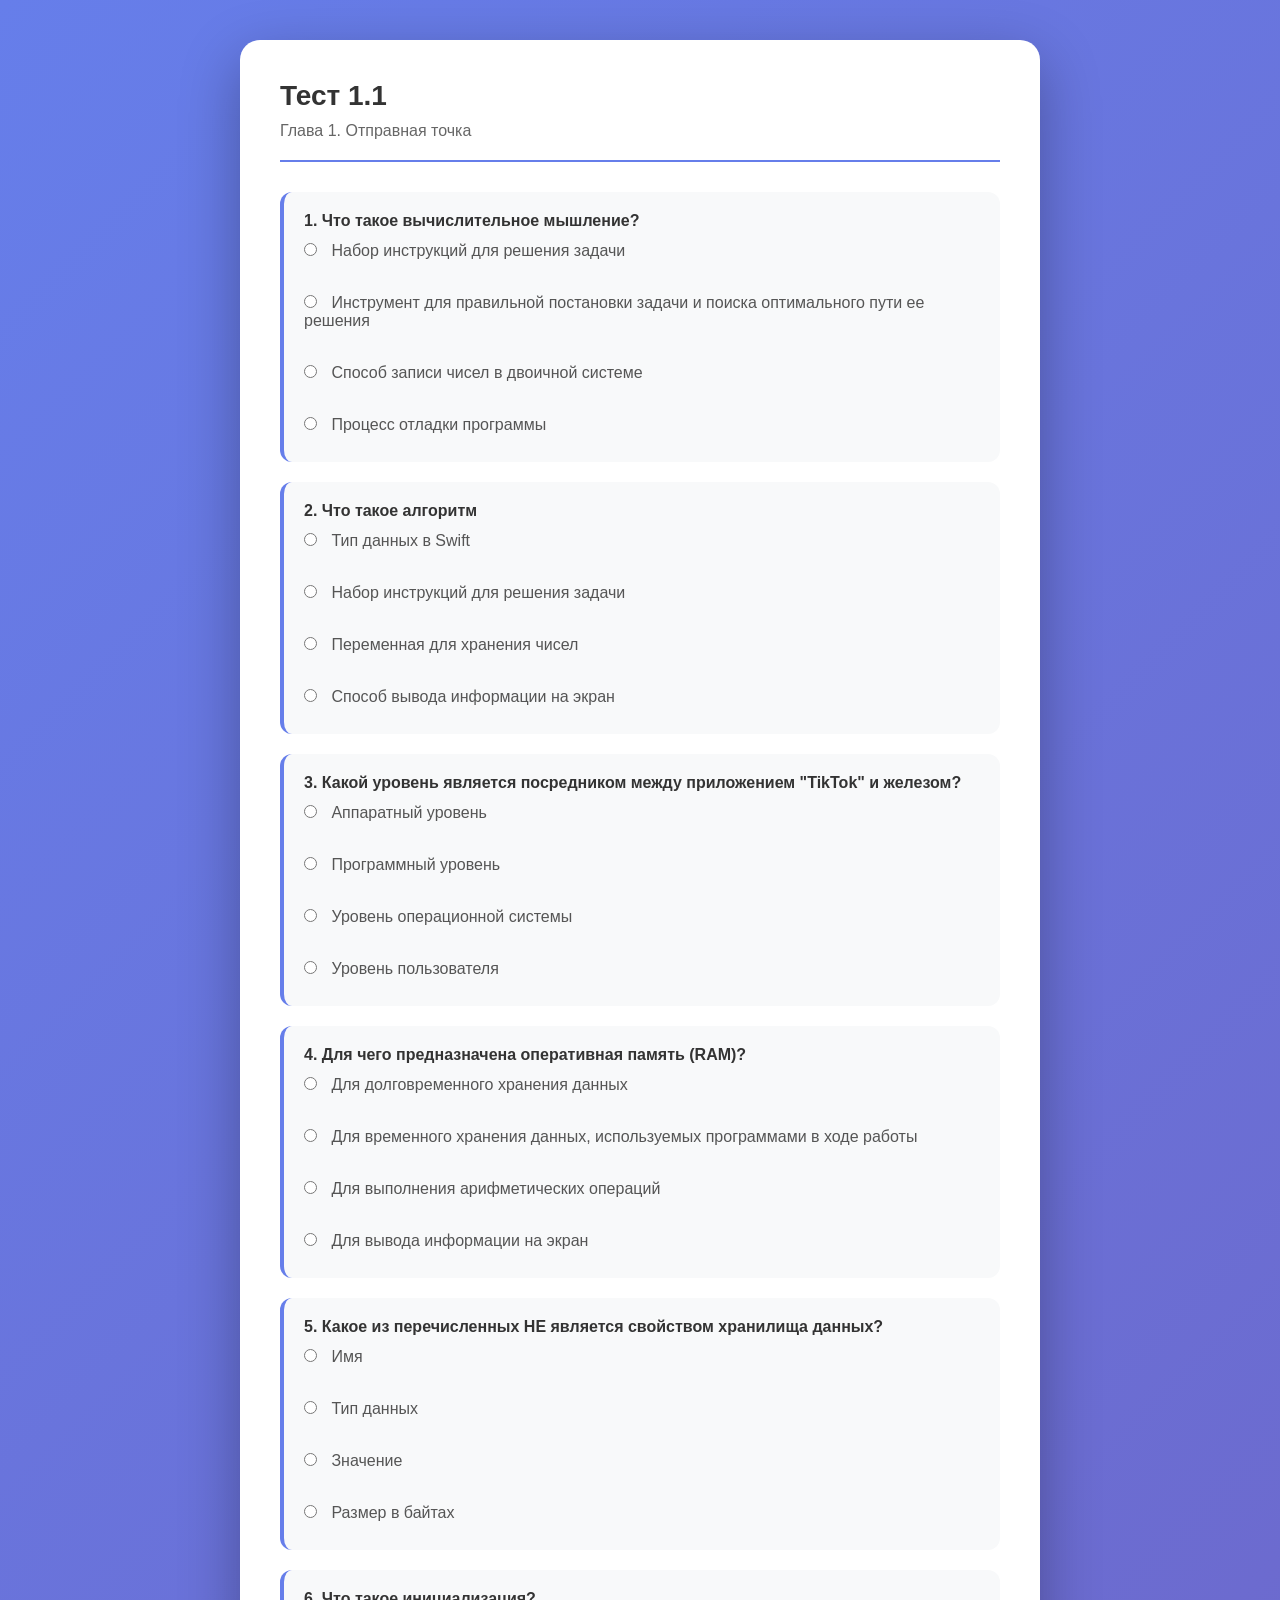
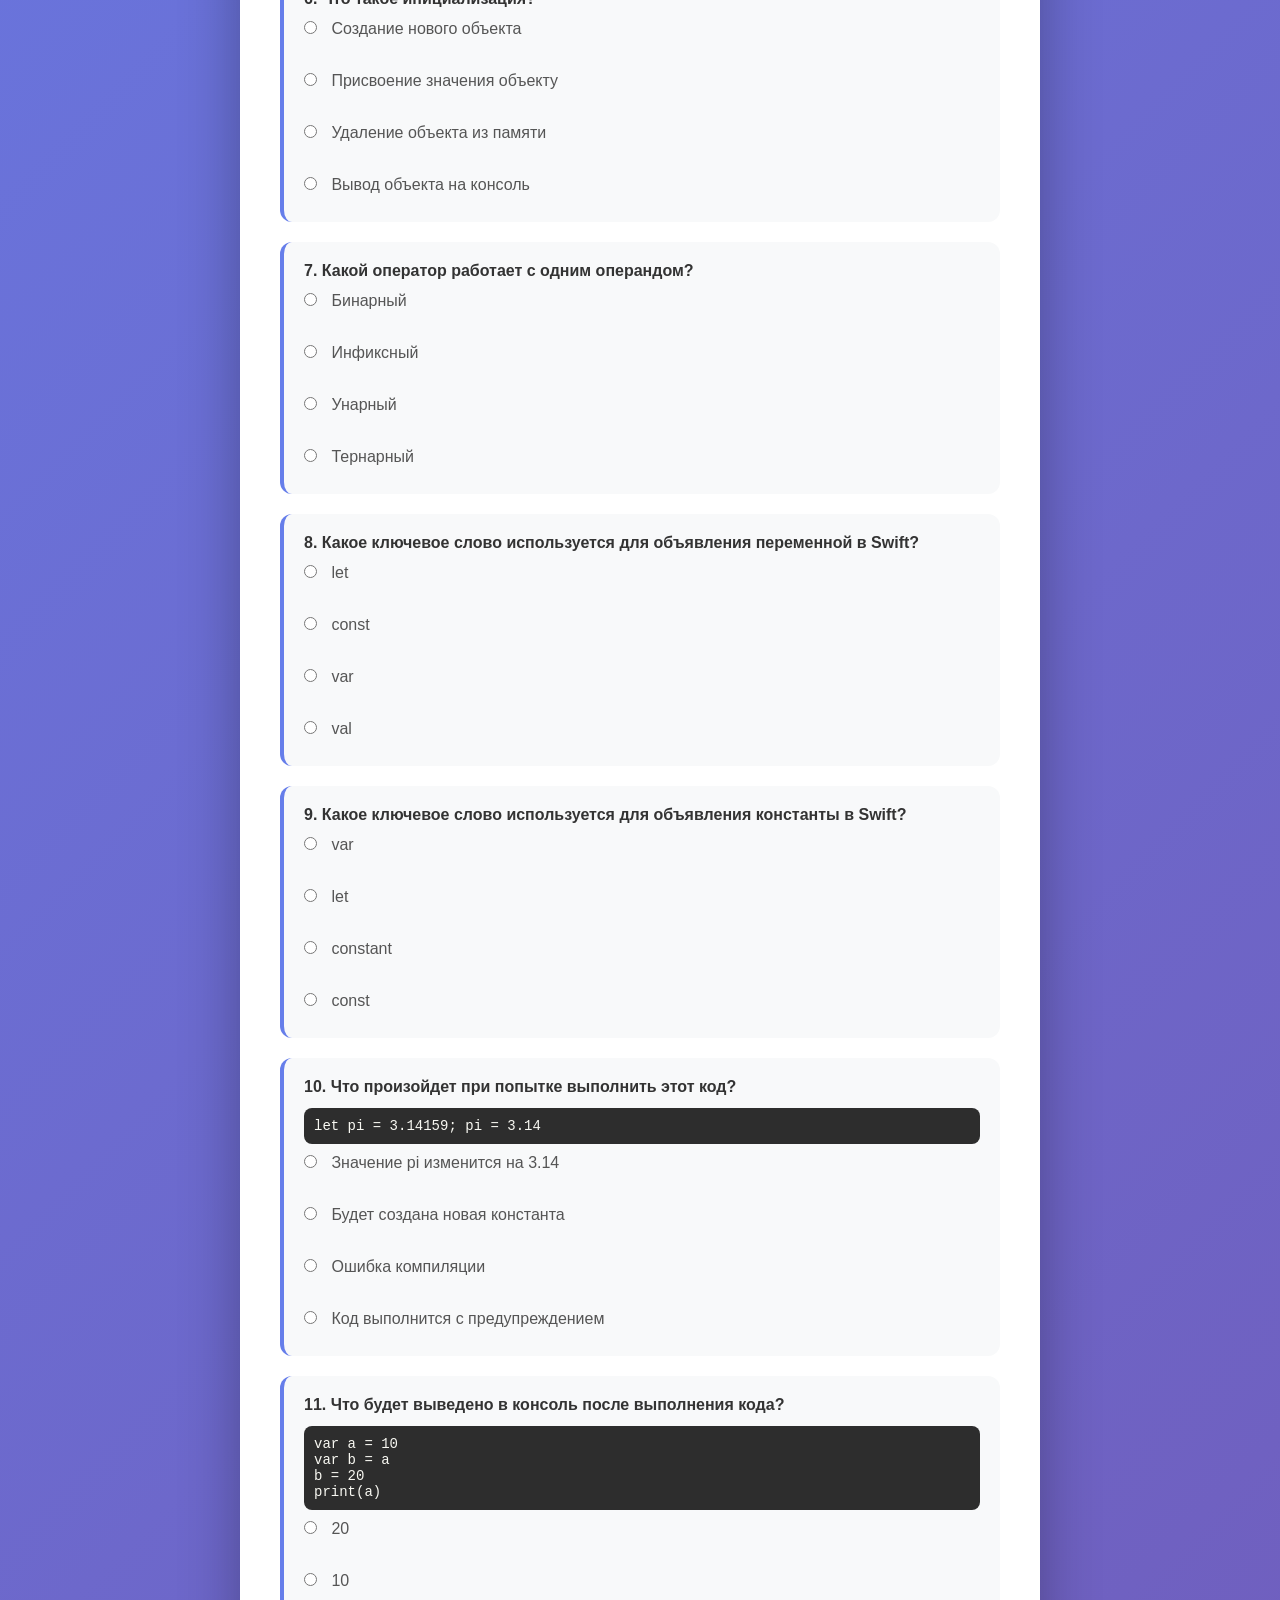
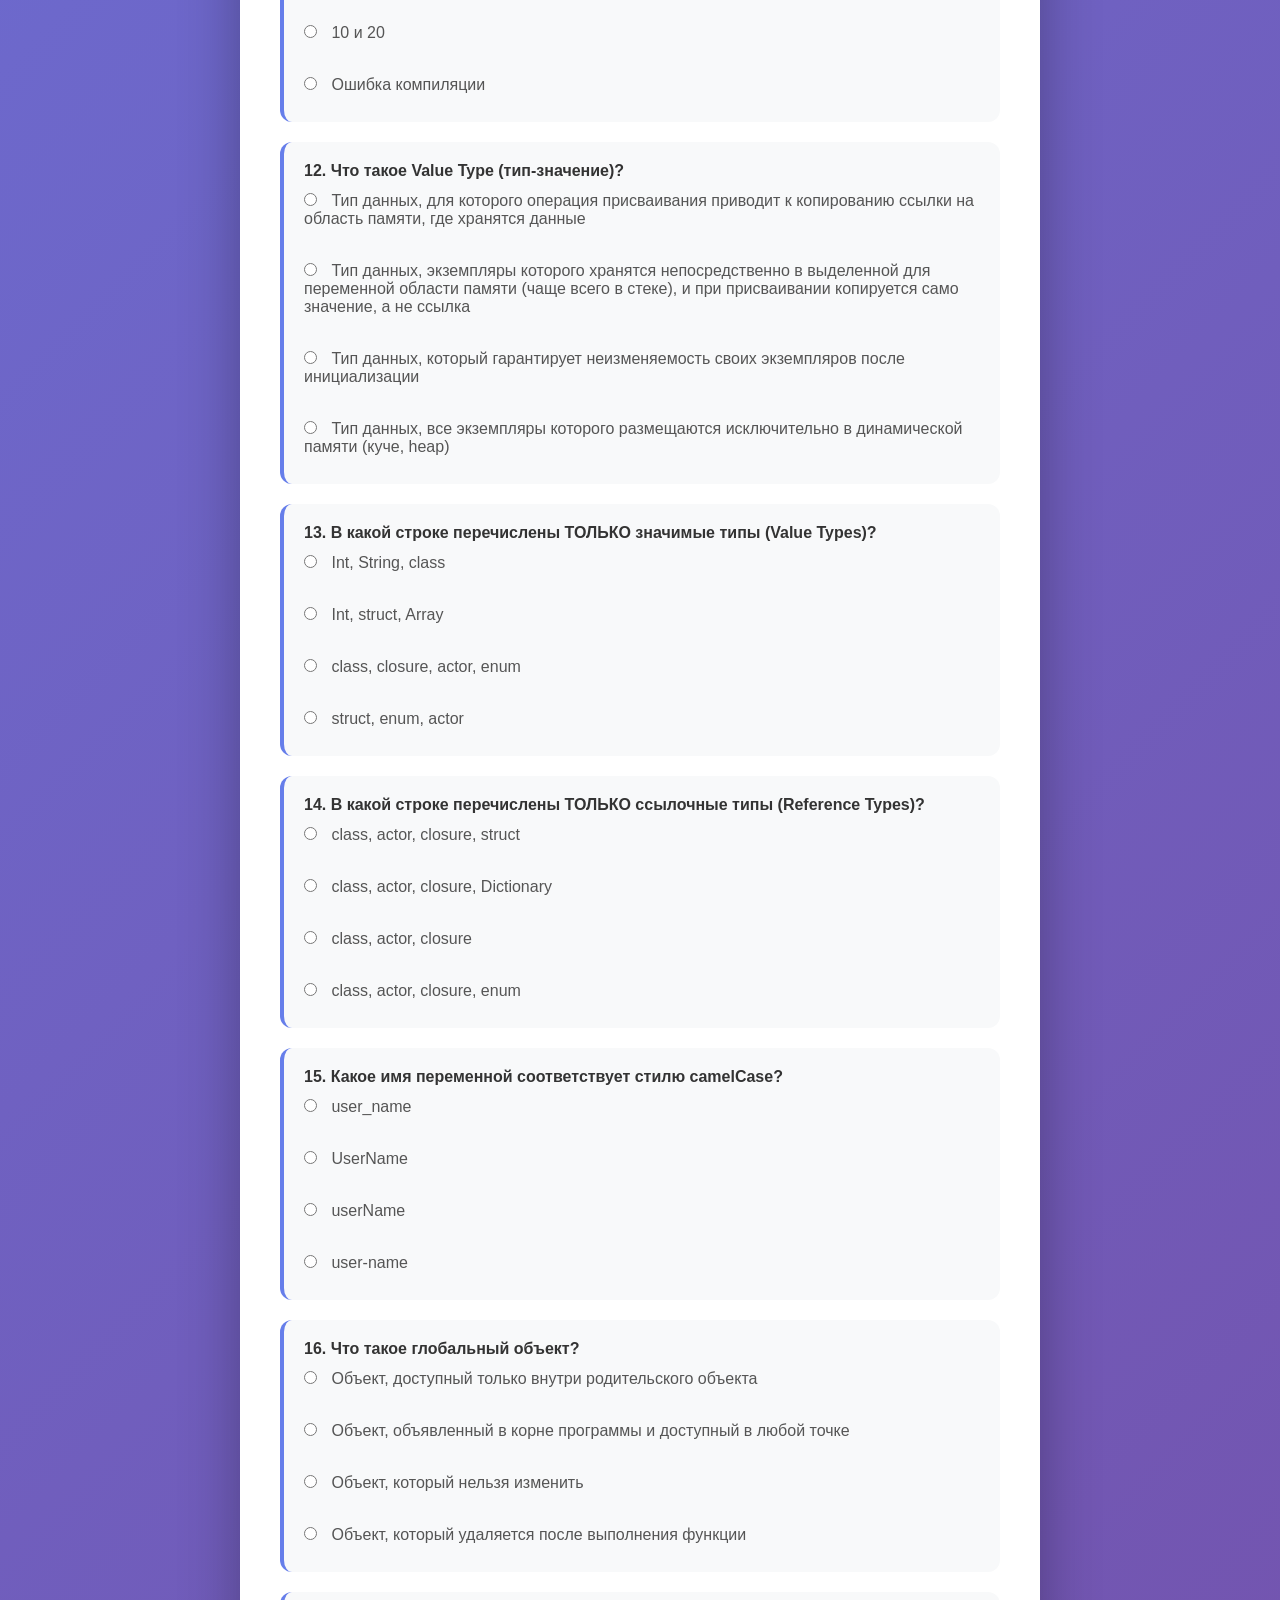
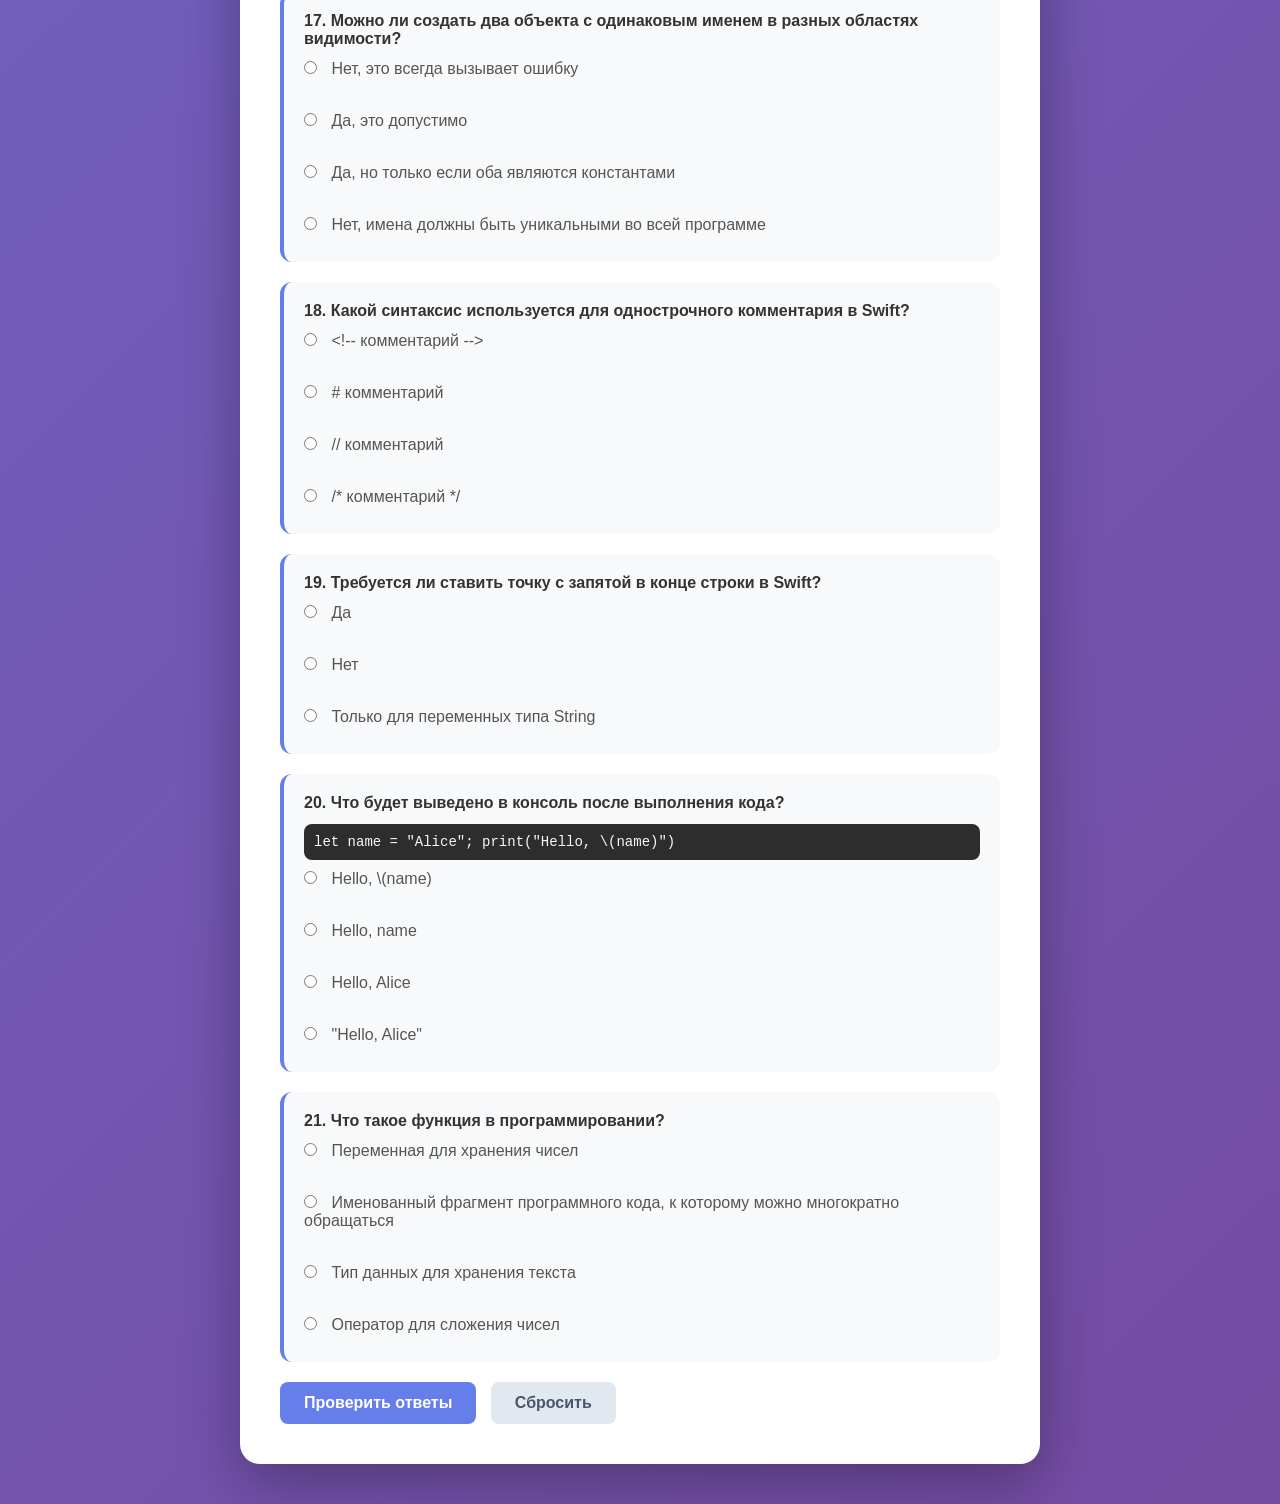
<file: swift/part-01/chapter-01/quiz/index.html>
<!DOCTYPE html>
<html lang="ru">
<head>
    <meta charset="UTF-8">
    <meta name="viewport" content="width=device-width, initial-scale=1.0">
    <title>Тест: Swift. Глава 1</title>
    <link rel="stylesheet" href="style.css">
</head>
<body>
    <div class="container">
        <h1>Тест 1.1</h1>
        <p class="subtitle">Глава 1. Отправная точка</p>
        
        <form id="quizForm">
            <!-- Вопрос 1 -->
            <div class="question">
                <p><strong>1. Что такое вычислительное мышление?</strong></p>
                <label><input type="radio" name="q1" value="0"> Набор инструкций для решения задачи</label><br>
                <label><input type="radio" name="q1" value="1"> Инструмент для правильной постановки задачи и поиска оптимального пути ее решения</label><br>
                <label><input type="radio" name="q1" value="0"> Способ записи чисел в двоичной системе</label><br>
                <label><input type="radio" name="q1" value="0"> Процесс отладки программы</label>
            </div>

            <!-- Вопрос 2 -->
            <div class="question">
                <p><strong>2. Что такое алгоритм </strong></p>
                <label><input type="radio" name="q2" value="0"> Тип данных в Swift</label><br>
                <label><input type="radio" name="q2" value="1"> Набор инструкций для решения задачи</label><br>
                <label><input type="radio" name="q2" value="0"> Переменная для хранения чисел</label><br>
                <label><input type="radio" name="q2" value="0"> Способ вывода информации на экран</label>
            </div>

            <!-- Вопрос 3 -->
            <div class="question">
                <p><strong>3. Какой уровень является посредником между приложением "TikTok" и железом?</strong></p>
                <label><input type="radio" name="q3" value="0"> Аппаратный уровень</label><br>
                <label><input type="radio" name="q3" value="0"> Программный уровень</label><br>
                <label><input type="radio" name="q3" value="1"> Уровень операционной системы</label><br>
                <label><input type="radio" name="q3" value="0"> Уровень пользователя</label>
            </div>
            
            <!-- Вопрос 4 -->
            <div class="question">
                <p><strong>4. Для чего предназначена оперативная память (RAM)?</strong></p>
                <label><input type="radio" name="q4" value="0"> Для долговременного хранения данных</label><br>
                <label><input type="radio" name="q4" value="1"> Для временного хранения данных, используемых программами в ходе работы</label><br>
                <label><input type="radio" name="q4" value="0"> Для выполнения арифметических операций</label><br>
                <label><input type="radio" name="q4" value="0"> Для вывода информации на экран</label>
            </div>

            <!-- Вопрос 5 -->
            <div class="question">
                <p><strong>5. Какое из перечисленных НЕ является свойством хранилища данных?</strong></p>
                <label><input type="radio" name="q5" value="0"> Имя</label><br>
                <label><input type="radio" name="q5" value="0"> Тип данных</label><br>
                <label><input type="radio" name="q5" value="0"> Значение</label><br>
                <label><input type="radio" name="q5" value="1"> Размер в байтах</label>
            </div>

            <!-- Вопрос 6 -->
            <div class="question">
                <p><strong>6. Что такое инициализация?</strong></p>
                <label><input type="radio" name="q6" value="0"> Создание нового объекта</label><br>
                <label><input type="radio" name="q6" value="1"> Присвоение значения объекту</label><br>
                <label><input type="radio" name="q6" value="0"> Удаление объекта из памяти</label><br>
                <label><input type="radio" name="q6" value="0"> Вывод объекта на консоль</label>
            </div>

            <!-- Вопрос 7 -->
            <div class="question">
                <p><strong>7. Какой оператор работает с одним операндом?</strong></p>
                <label><input type="radio" name="q7" value="0"> Бинарный</label><br>
                <label><input type="radio" name="q7" value="0"> Инфиксный</label><br>
                <label><input type="radio" name="q7" value="1"> Унарный</label><br>
                <label><input type="radio" name="q7" value="0"> Тернарный</label>
            </div>

            <!-- Вопрос 8 -->
            <div class="question">
                <p><strong>8. Какое ключевое слово используется для объявления переменной в Swift?</strong></p>
                <label><input type="radio" name="q8" value="0"> let</label><br>
                <label><input type="radio" name="q8" value="0"> const</label><br>
                <label><input type="radio" name="q8" value="1"> var</label><br>
                <label><input type="radio" name="q8" value="0"> val</label>
            </div>

            <!-- Вопрос 9 -->
            <div class="question">
                <p><strong>9. Какое ключевое слово используется для объявления константы в Swift?</strong></p>
                <label><input type="radio" name="q9" value="0"> var</label><br>
                <label><input type="radio" name="q9" value="1"> let</label><br>
                <label><input type="radio" name="q9" value="0"> constant</label><br>
                <label><input type="radio" name="q9" value="0"> const</label>
            </div>

            <!-- Вопрос 10 -->
            <div class="question">
                <p><strong>10. Что произойдет при попытке выполнить этот код?</strong></p>
                <pre>let pi = 3.14159; pi = 3.14</pre>
                <label><input type="radio" name="q10" value="0"> Значение pi изменится на 3.14</label><br>
                <label><input type="radio" name="q10" value="0"> Будет создана новая константа</label><br>
                <label><input type="radio" name="q10" value="1"> Ошибка компиляции</label><br>
                <label><input type="radio" name="q10" value="0"> Код выполнится с предупреждением</label>
            </div>

            <!-- Вопрос 11 -->
            <div class="question">
                <p><strong>11. Что будет выведено в консоль после выполнения кода?</strong></p>
                <pre>var a = 10
var b = a
b = 20
print(a)</pre>
                <label><input type="radio" name="q11" value="0"> 20</label><br>
                <label><input type="radio" name="q11" value="1"> 10</label><br>
                <label><input type="radio" name="q11" value="0"> 10 и 20</label><br>
                <label><input type="radio" name="q11" value="0"> Ошибка компиляции</label>
            </div>

            <!-- Вопрос 12 -->
            <div class="question">
                <p><strong>12. Что такое Value Type (тип-значение)?</strong></p>
                <label><input type="radio" name="q12" value="0"> Тип данных, для которого операция присваивания приводит к копированию ссылки на область памяти, где хранятся данные</label><br>
                <label><input type="radio" name="q12" value="1"> Тип данных, экземпляры которого хранятся непосредственно в выделенной для переменной области памяти (чаще всего в стеке), и при присваивании копируется само значение, а не ссылка</label><br>
                <label><input type="radio" name="q12" value="0"> Тип данных, который гарантирует неизменяемость своих экземпляров после инициализации</label><br>
                <label><input type="radio" name="q12" value="0"> Тип данных, все экземпляры которого размещаются исключительно в динамической памяти (куче, heap)</label>
            </div>

            <!-- Вопрос 13 -->
            <div class="question">
                <p><strong>13. В какой строке перечислены ТОЛЬКО значимые типы (Value Types)?</strong></p>
                <label><input type="radio" name="q13" value="0"> Int, String, class</label><br>
                <label><input type="radio" name="q13" value="1"> Int, struct, Array</label><br>
                <label><input type="radio" name="q13" value="0"> class, closure, actor, enum</label><br>
                <label><input type="radio" name="q13" value="0"> struct, enum, actor</label>
            </div>

            <!-- Вопрос 14 -->
            <div class="question">
                <p><strong>14. В какой строке перечислены ТОЛЬКО ссылочные типы (Reference Types)?</strong></p>
                <label><input type="radio" name="q14" value="0"> class, actor, closure, struct</label><br>
                <label><input type="radio" name="q14" value="0"> class, actor, closure, Dictionary</label><br>
                <label><input type="radio" name="q14" value="1"> class, actor, closure</label><br>
                <label><input type="radio" name="q14" value="0"> class, actor, closure, enum</label>
            </div>

            <!-- Вопрос 15 -->
            <div class="question">
                <p><strong>15. Какое имя переменной соответствует стилю camelCase?</strong></p>
                <label><input type="radio" name="q15" value="0"> user_name</label><br>
                <label><input type="radio" name="q15" value="0"> UserName</label><br>
                <label><input type="radio" name="q15" value="1"> userName</label><br>
                <label><input type="radio" name="q15" value="0"> user-name</label>
            </div>

            <!-- Вопрос 16 -->
            <div class="question">
                <p><strong>16. Что такое глобальный объект?</strong></p>
                <label><input type="radio" name="q16" value="0"> Объект, доступный только внутри родительского объекта</label><br>
                <label><input type="radio" name="q16" value="1"> Объект, объявленный в корне программы и доступный в любой точке</label><br>
                <label><input type="radio" name="q16" value="0"> Объект, который нельзя изменить</label><br>
                <label><input type="radio" name="q16" value="0"> Объект, который удаляется после выполнения функции</label>
            </div>

            <!-- Вопрос 17 -->
            <div class="question">
                <p><strong>17. Можно ли создать два объекта с одинаковым именем в разных областях видимости?</strong></p>
                <label><input type="radio" name="q17" value="0"> Нет, это всегда вызывает ошибку</label><br>
                <label><input type="radio" name="q17" value="1"> Да, это допустимо</label><br>
                <label><input type="radio" name="q17" value="0"> Да, но только если оба являются константами</label><br>
                <label><input type="radio" name="q17" value="0"> Нет, имена должны быть уникальными во всей программе</label>
            </div>

            <!-- Вопрос 18 -->
            <div class="question">
                <p><strong>18. Какой синтаксис используется для однострочного комментария в Swift?</strong></p>
                <label><input type="radio" name="q18" value="0"> &lt;!-- комментарий --&gt;</label><br>
                <label><input type="radio" name="q18" value="0"> # комментарий</label><br>
                <label><input type="radio" name="q18" value="1"> // комментарий</label><br>
                <label><input type="radio" name="q18" value="0"> /* комментарий */</label>
            </div>

            <!-- Вопрос 19 -->
            <div class="question">
                <p><strong>19. Требуется ли ставить точку с запятой в конце строки в Swift?</strong></p>
                <label><input type="radio" name="q19" value="0"> Да</label><br>
                <label><input type="radio" name="q19" value="1"> Нет</label><br>
                <label><input type="radio" name="q19" value="0"> Только для переменных типа String</label>
            </div>

            <!-- Вопрос 20 -->
            <div class="question">
                <p><strong>20. Что будет выведено в консоль после выполнения кода?</strong></p>
                <pre>let name = "Alice"; print("Hello, \(name)")</pre>
                <label><input type="radio" name="q20" value="0"> Hello, \(name)</label><br>
                <label><input type="radio" name="q20" value="0"> Hello, name</label><br>
                <label><input type="radio" name="q20" value="1"> Hello, Alice</label><br>
                <label><input type="radio" name="q20" value="0"> "Hello, Alice"</label>
            </div>

            <!-- Вопрос 21 -->
            <div class="question">
                <p><strong>21. Что такое функция в программировании?</strong></p>
                <label><input type="radio" name="q21" value="0"> Переменная для хранения чисел</label><br>
                <label><input type="radio" name="q21" value="1"> Именованный фрагмент программного кода, к которому можно многократно обращаться</label><br>
                <label><input type="radio" name="q21" value="0"> Тип данных для хранения текста</label><br>
                <label><input type="radio" name="q21" value="0"> Оператор для сложения чисел</label>
            </div>

            <button type="button" class="btn" onclick="checkAnswers()">Проверить ответы</button>
            <button type="reset" class="btn reset" onclick="clearResult()">Сбросить</button>
        </form>
        
        <div id="result"></div>
    </div>
    
    <script src="script.js"></script>
</body>
</html>
</file>
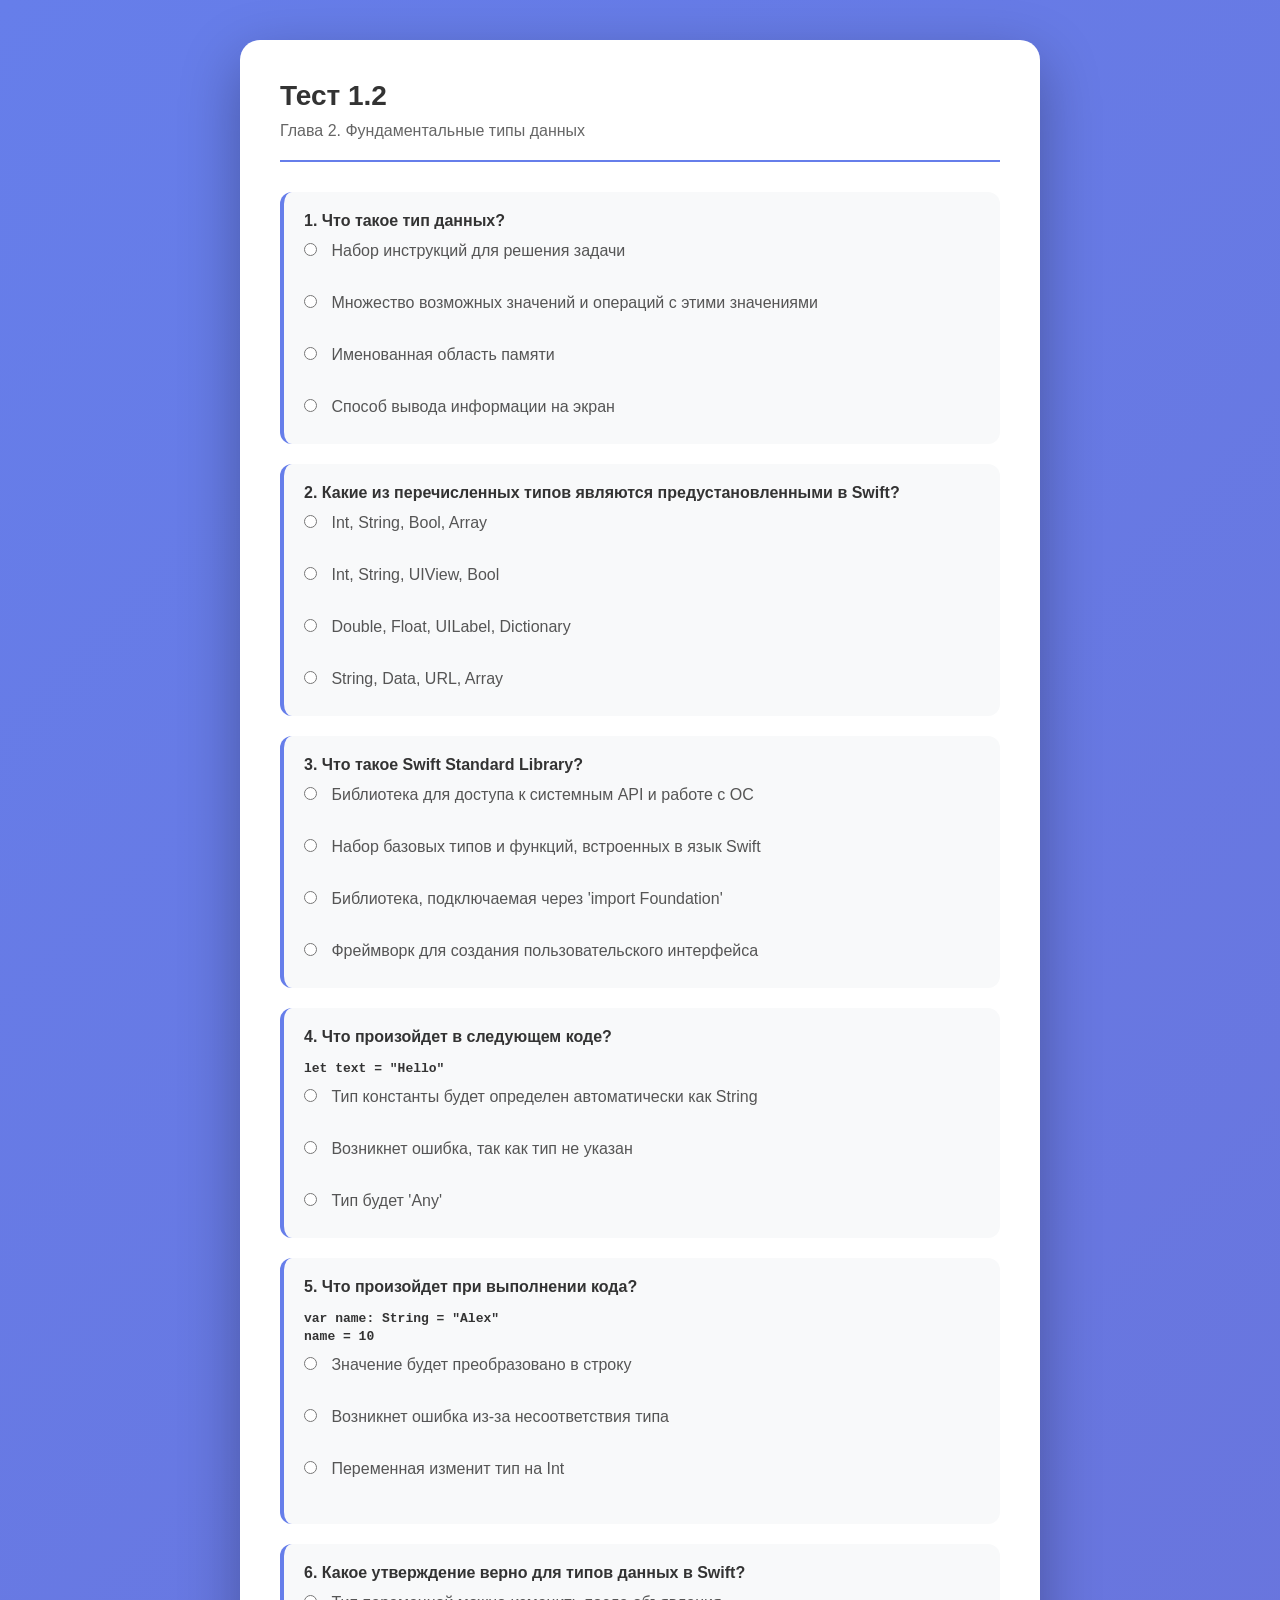
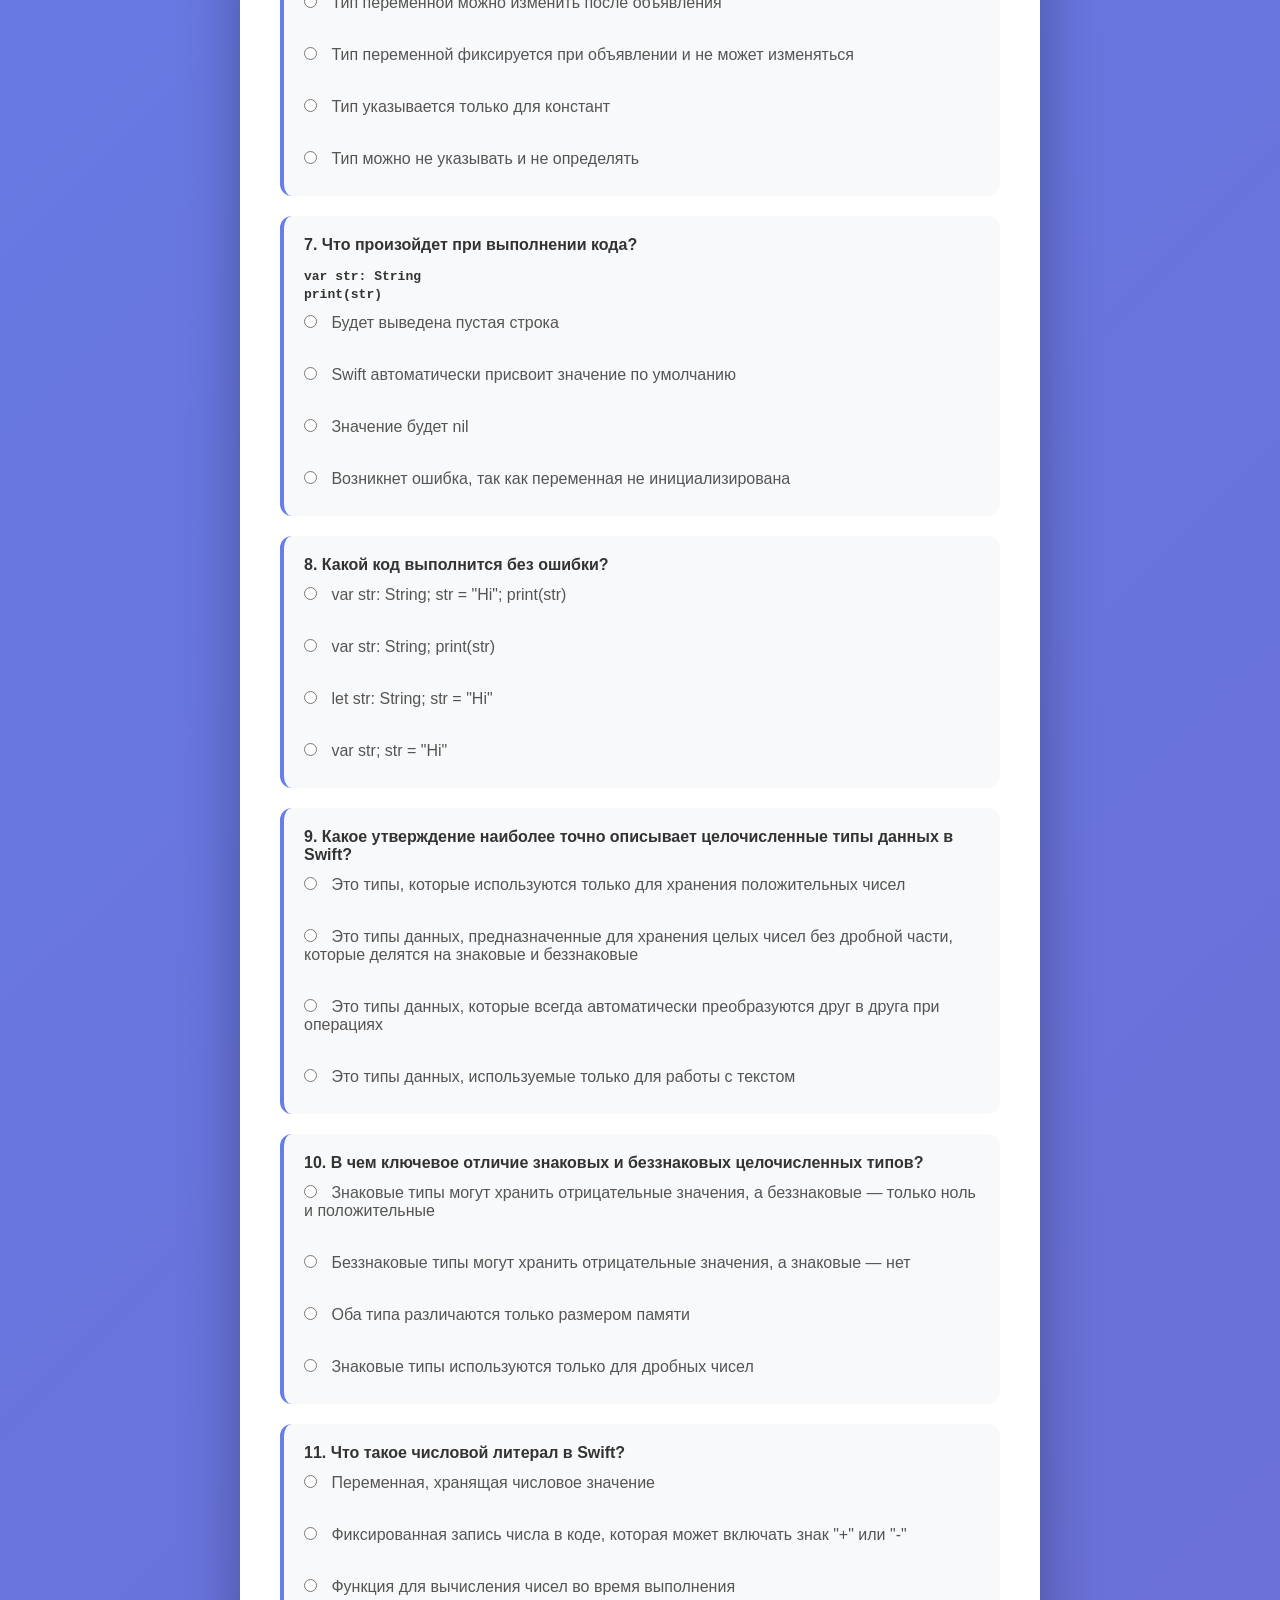
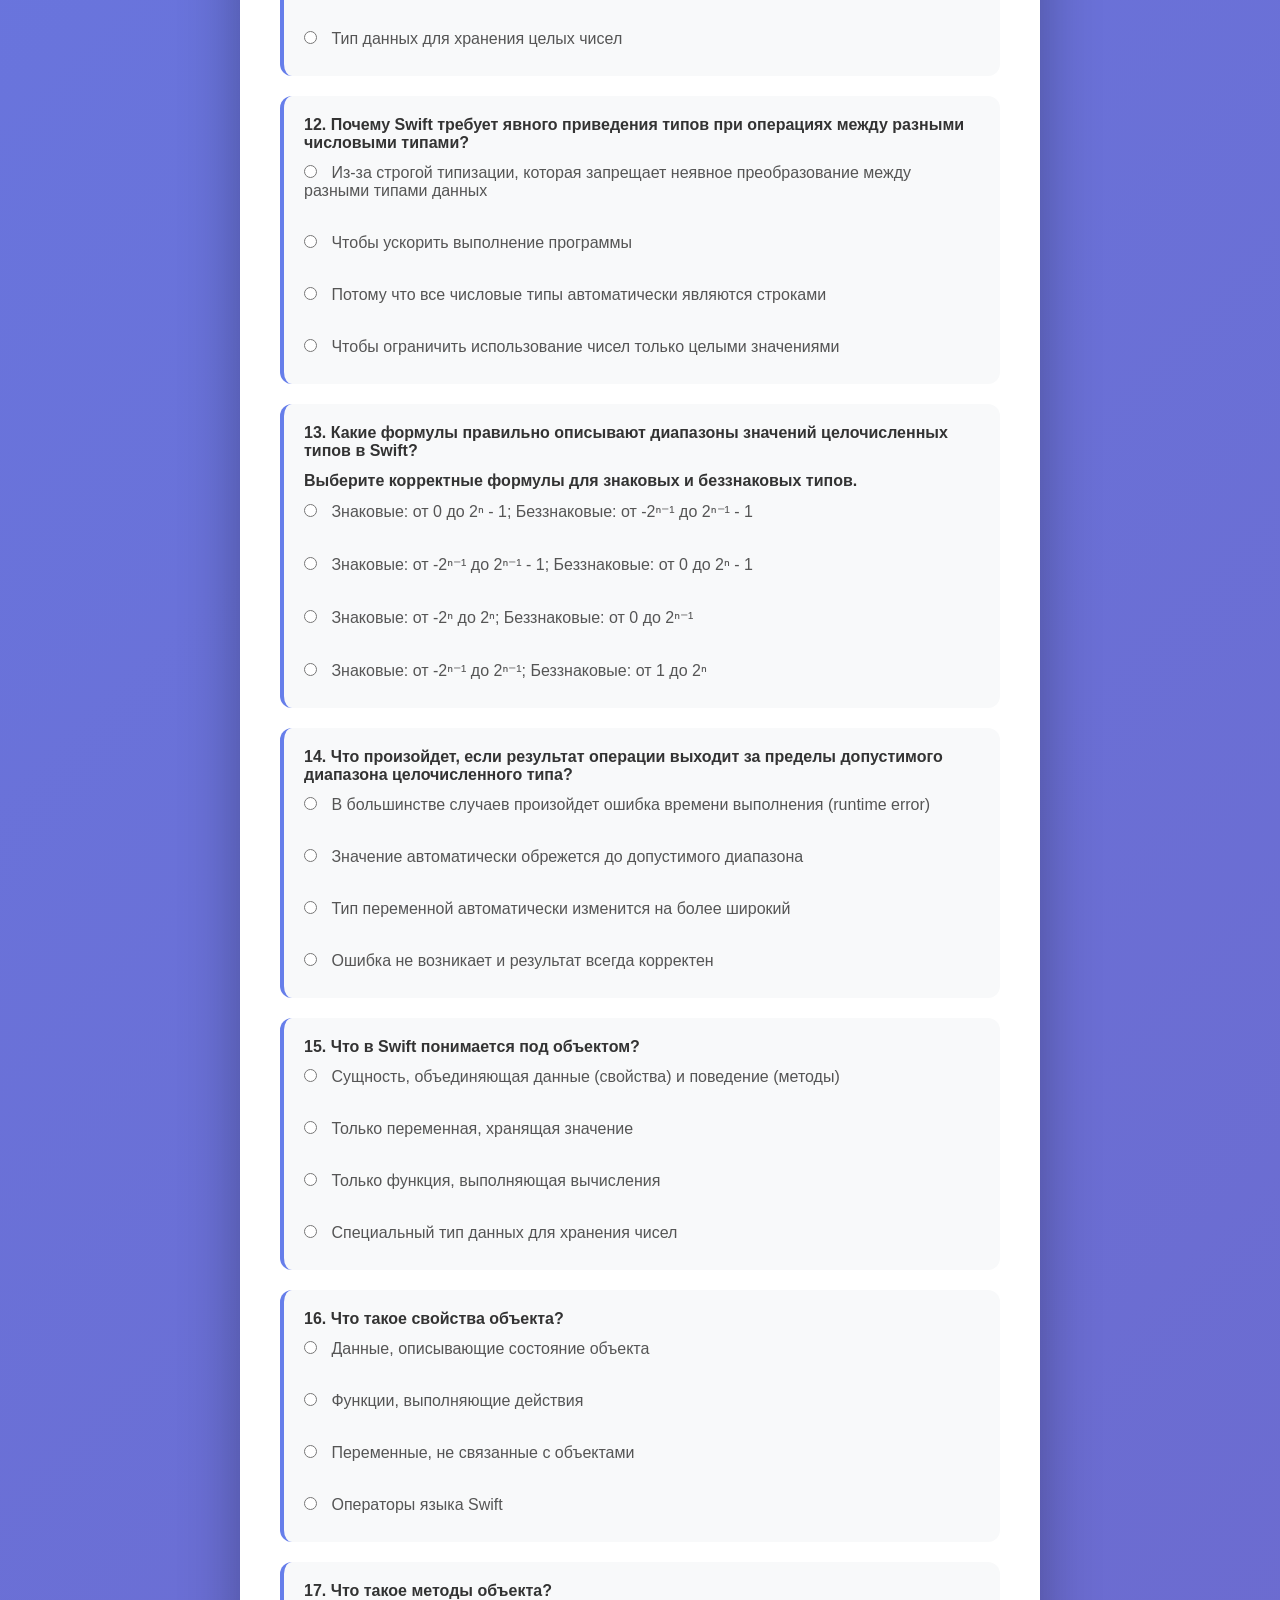
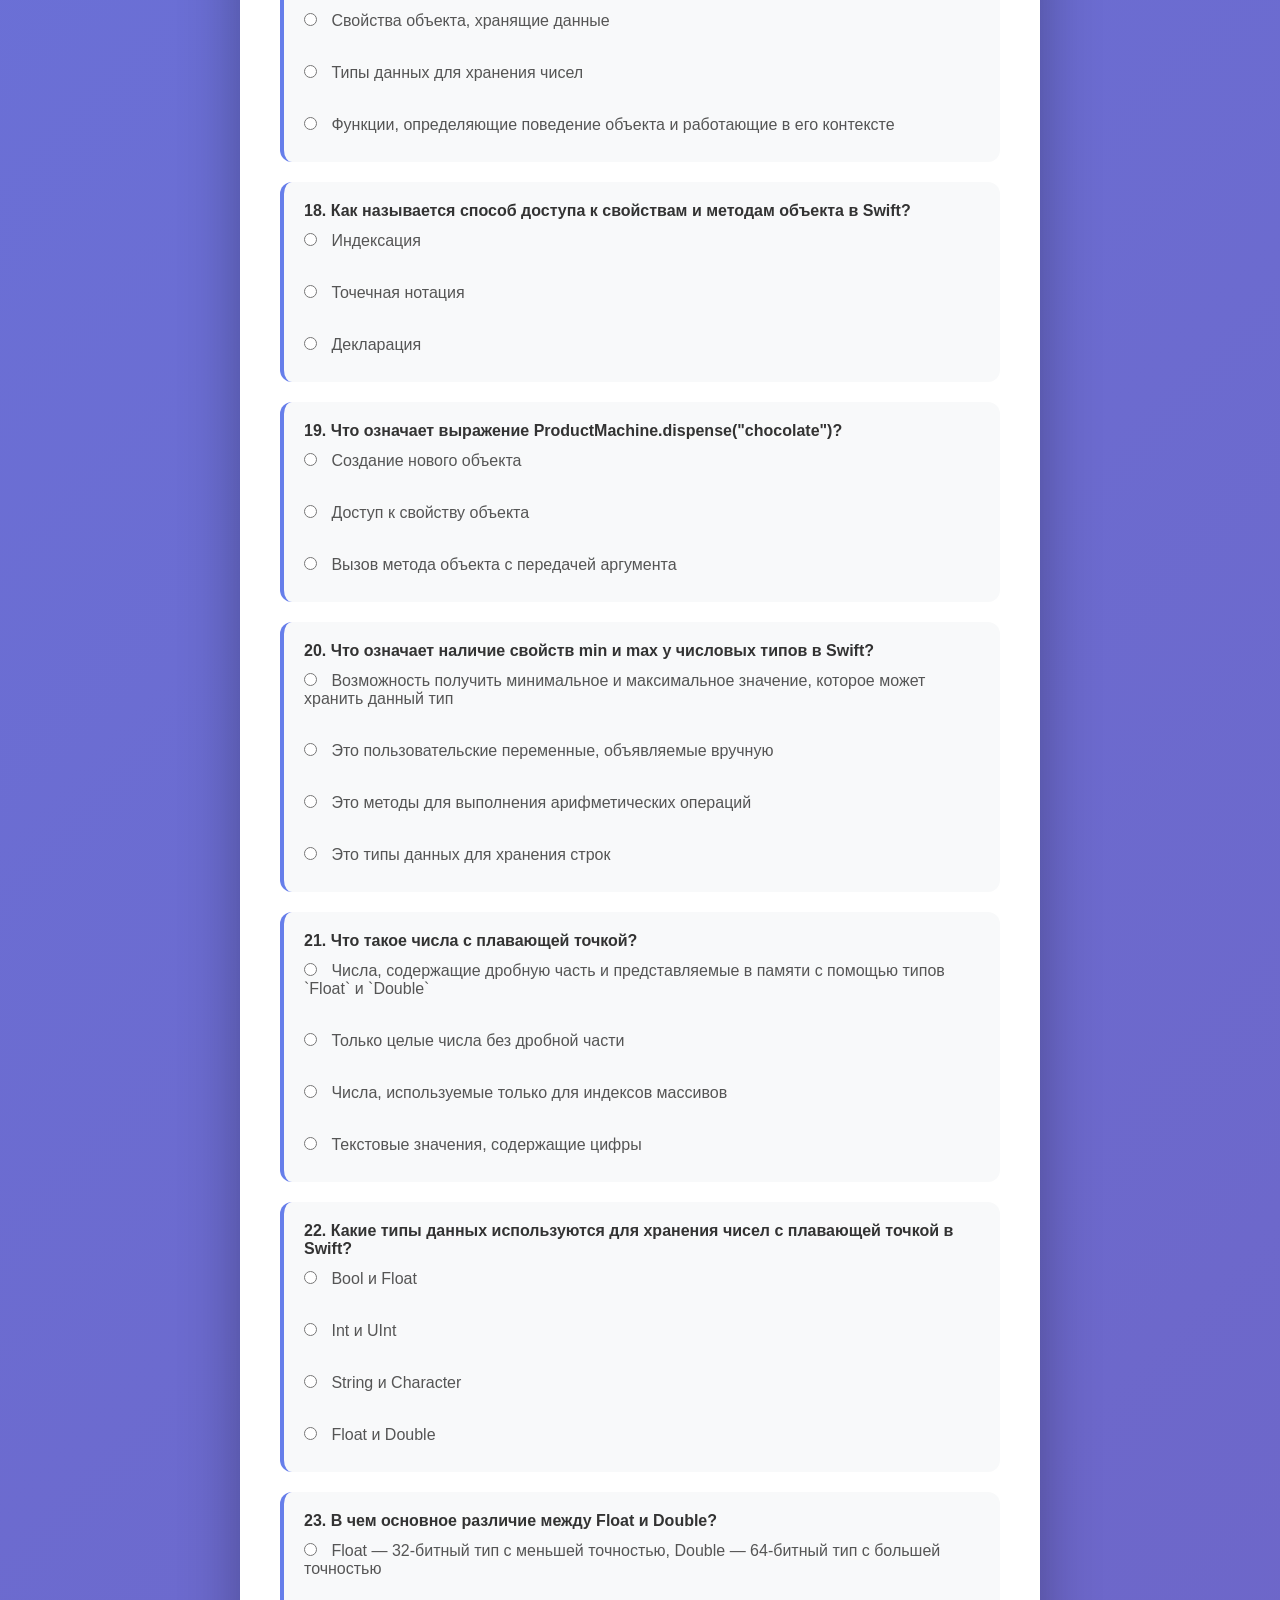
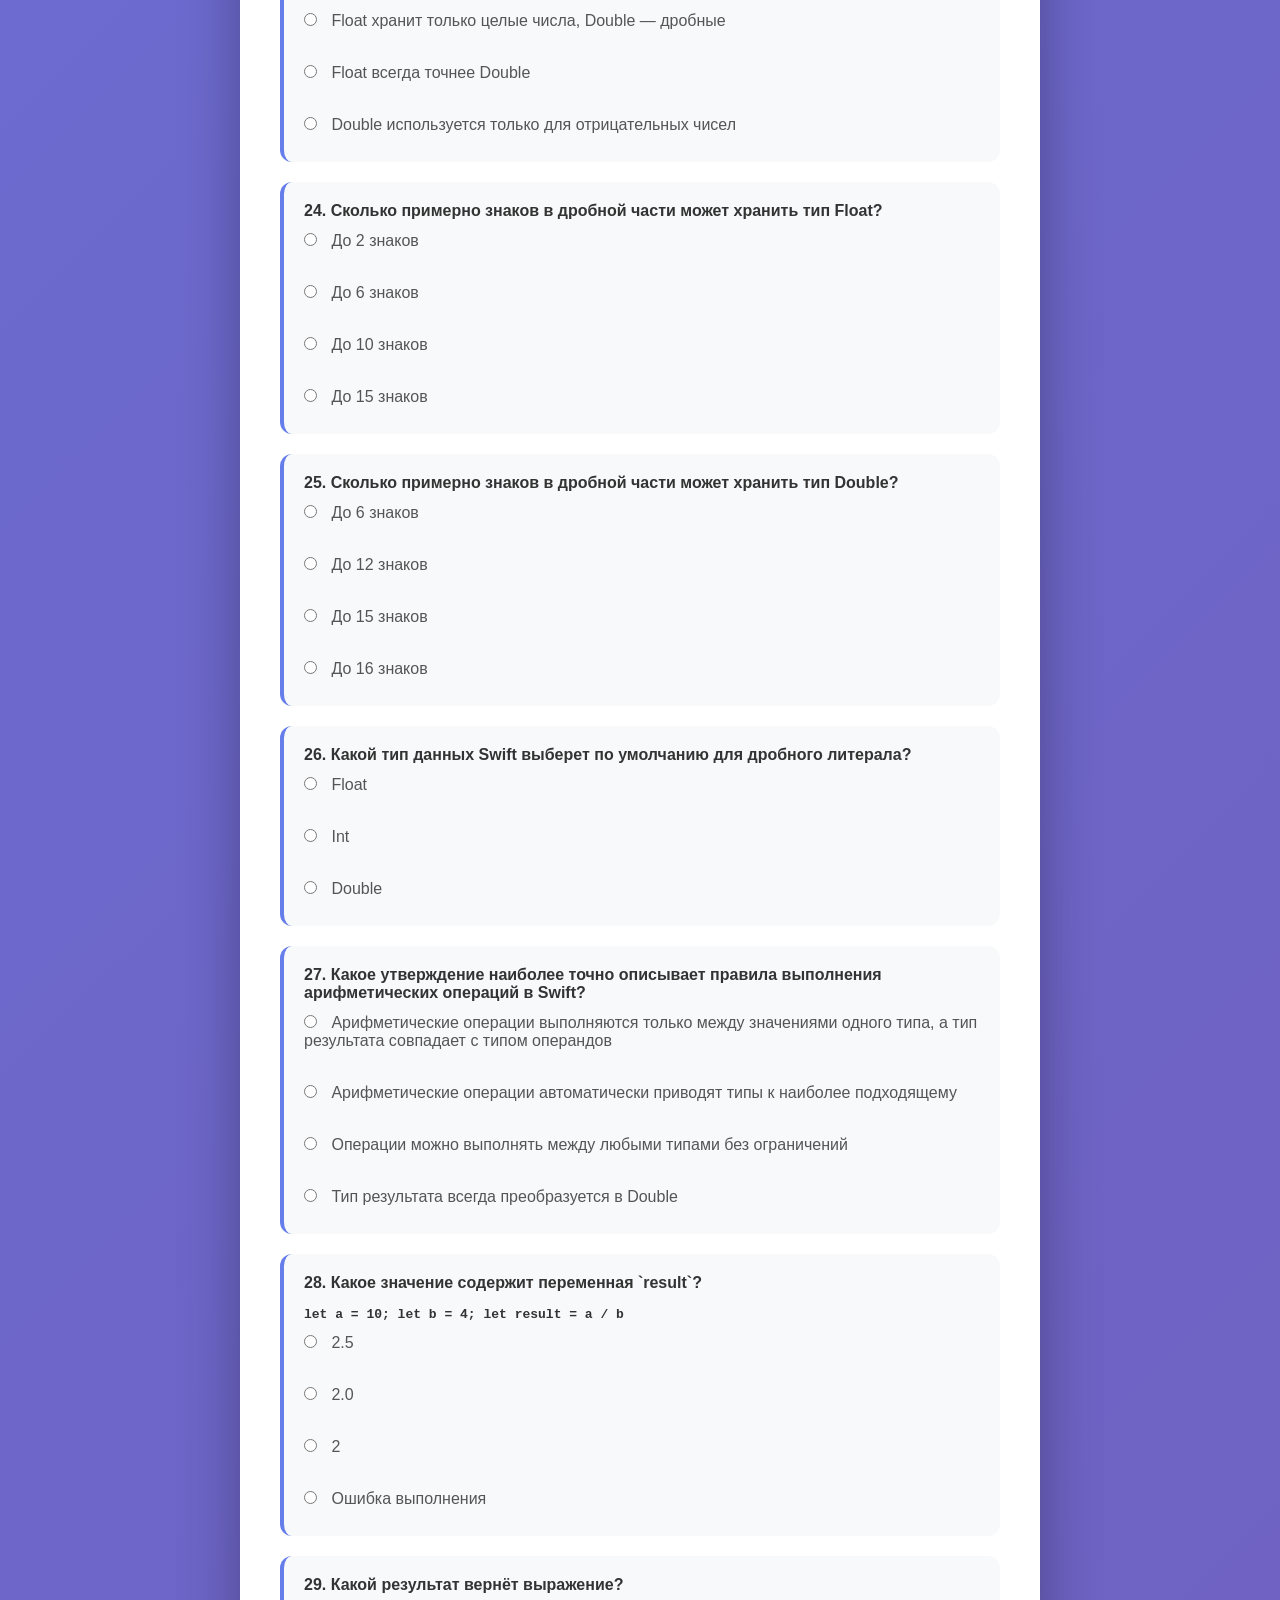
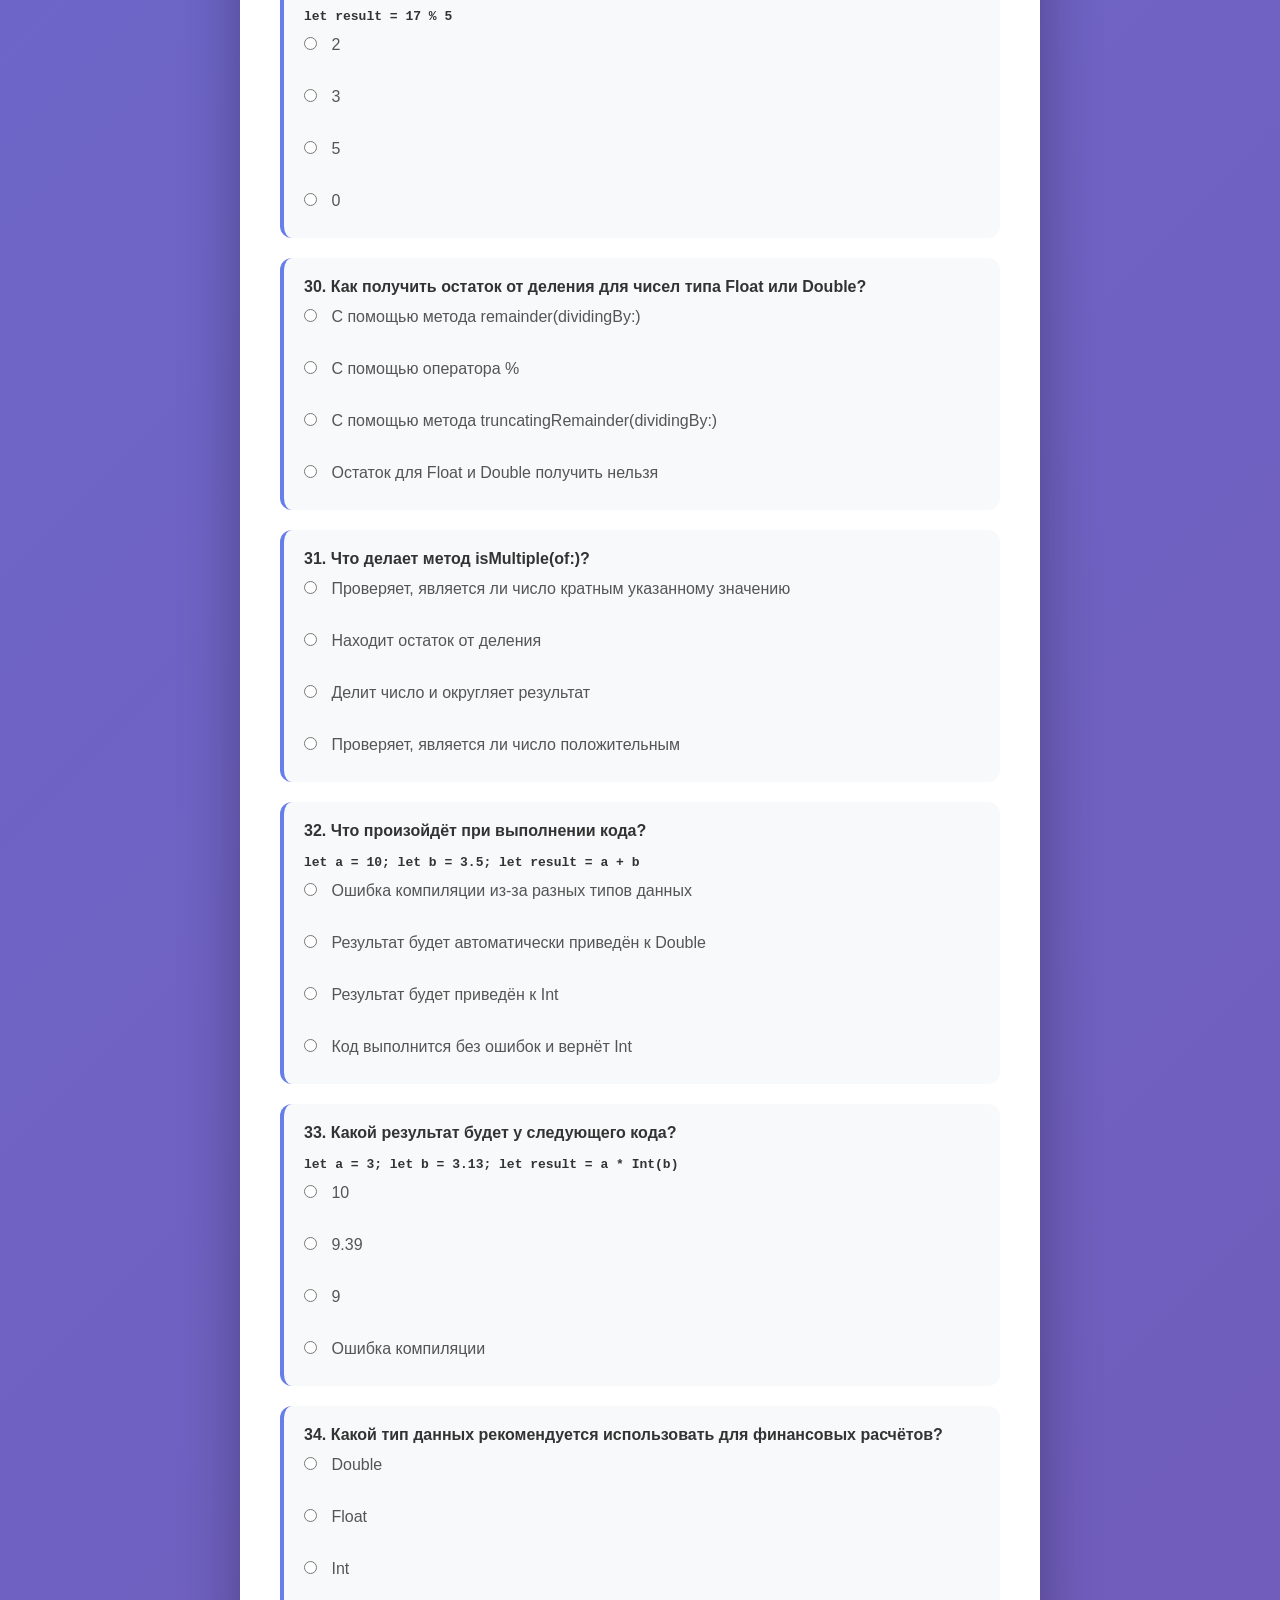
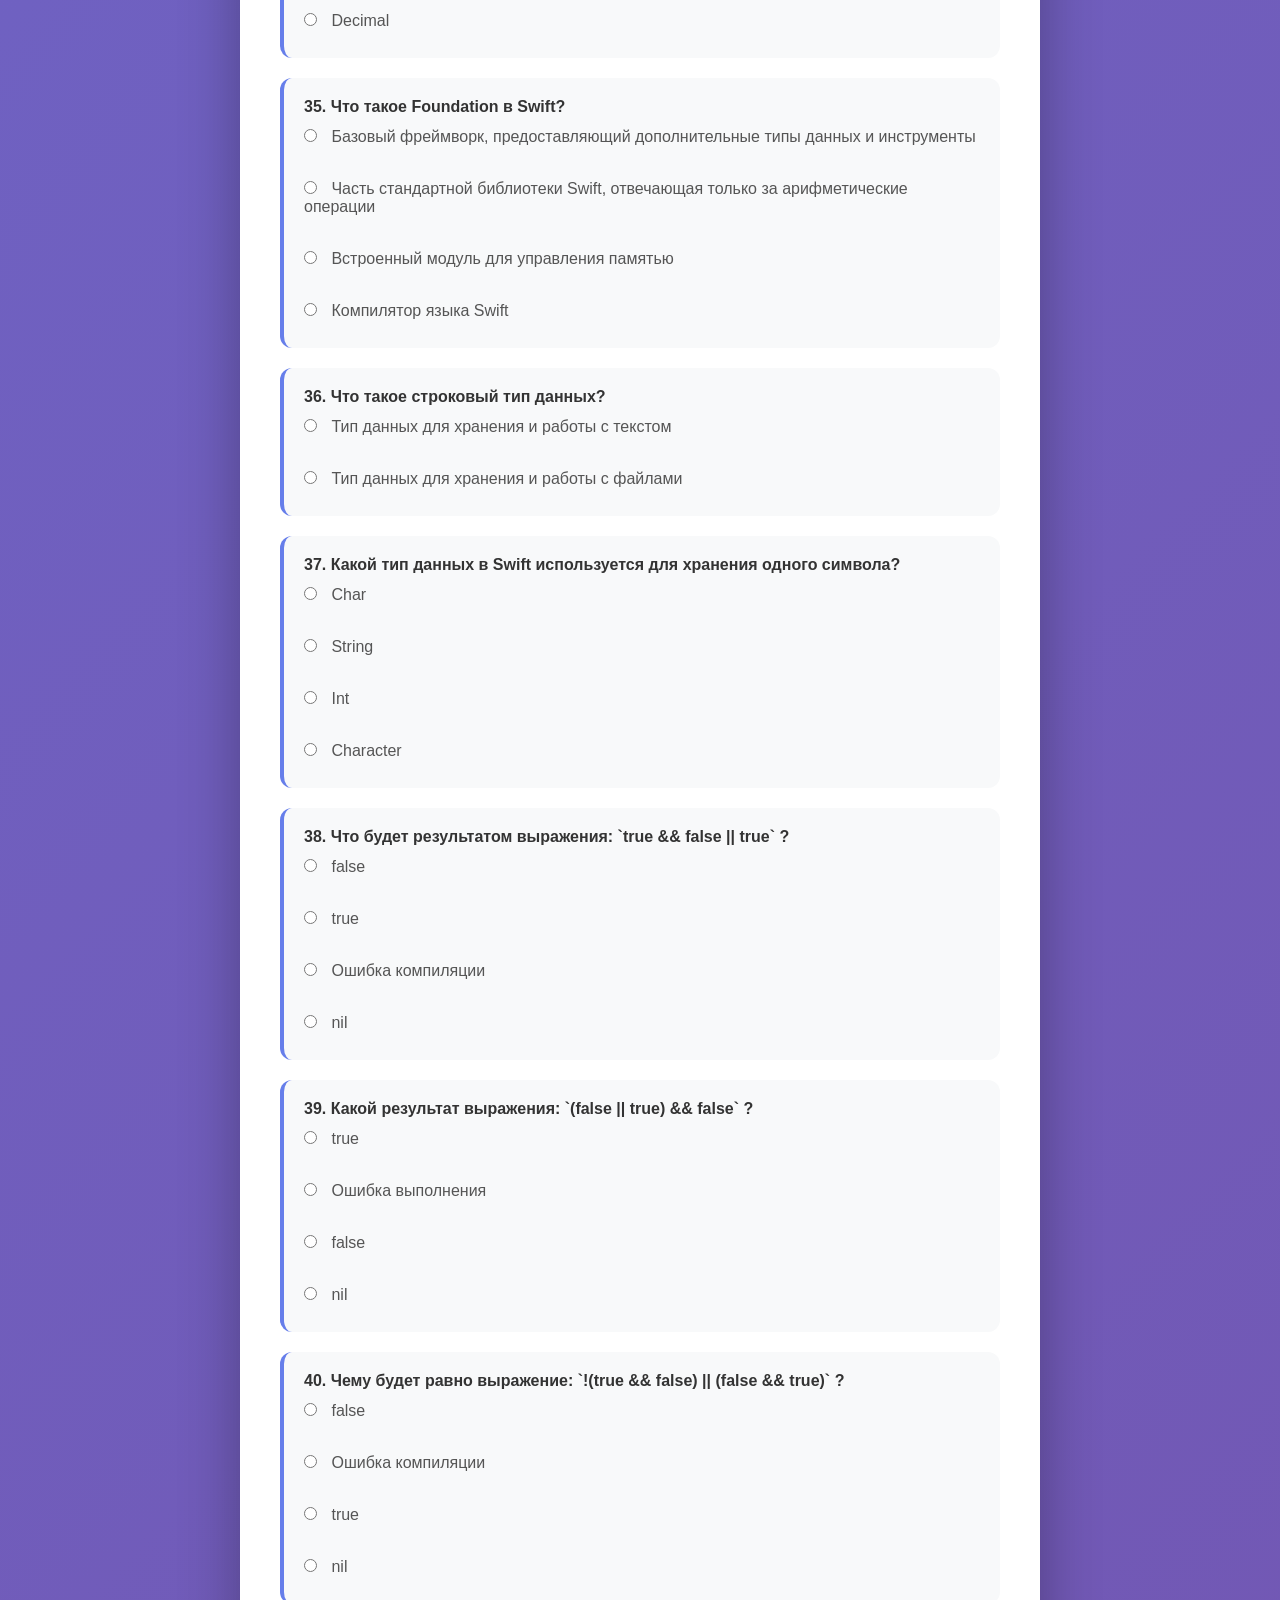
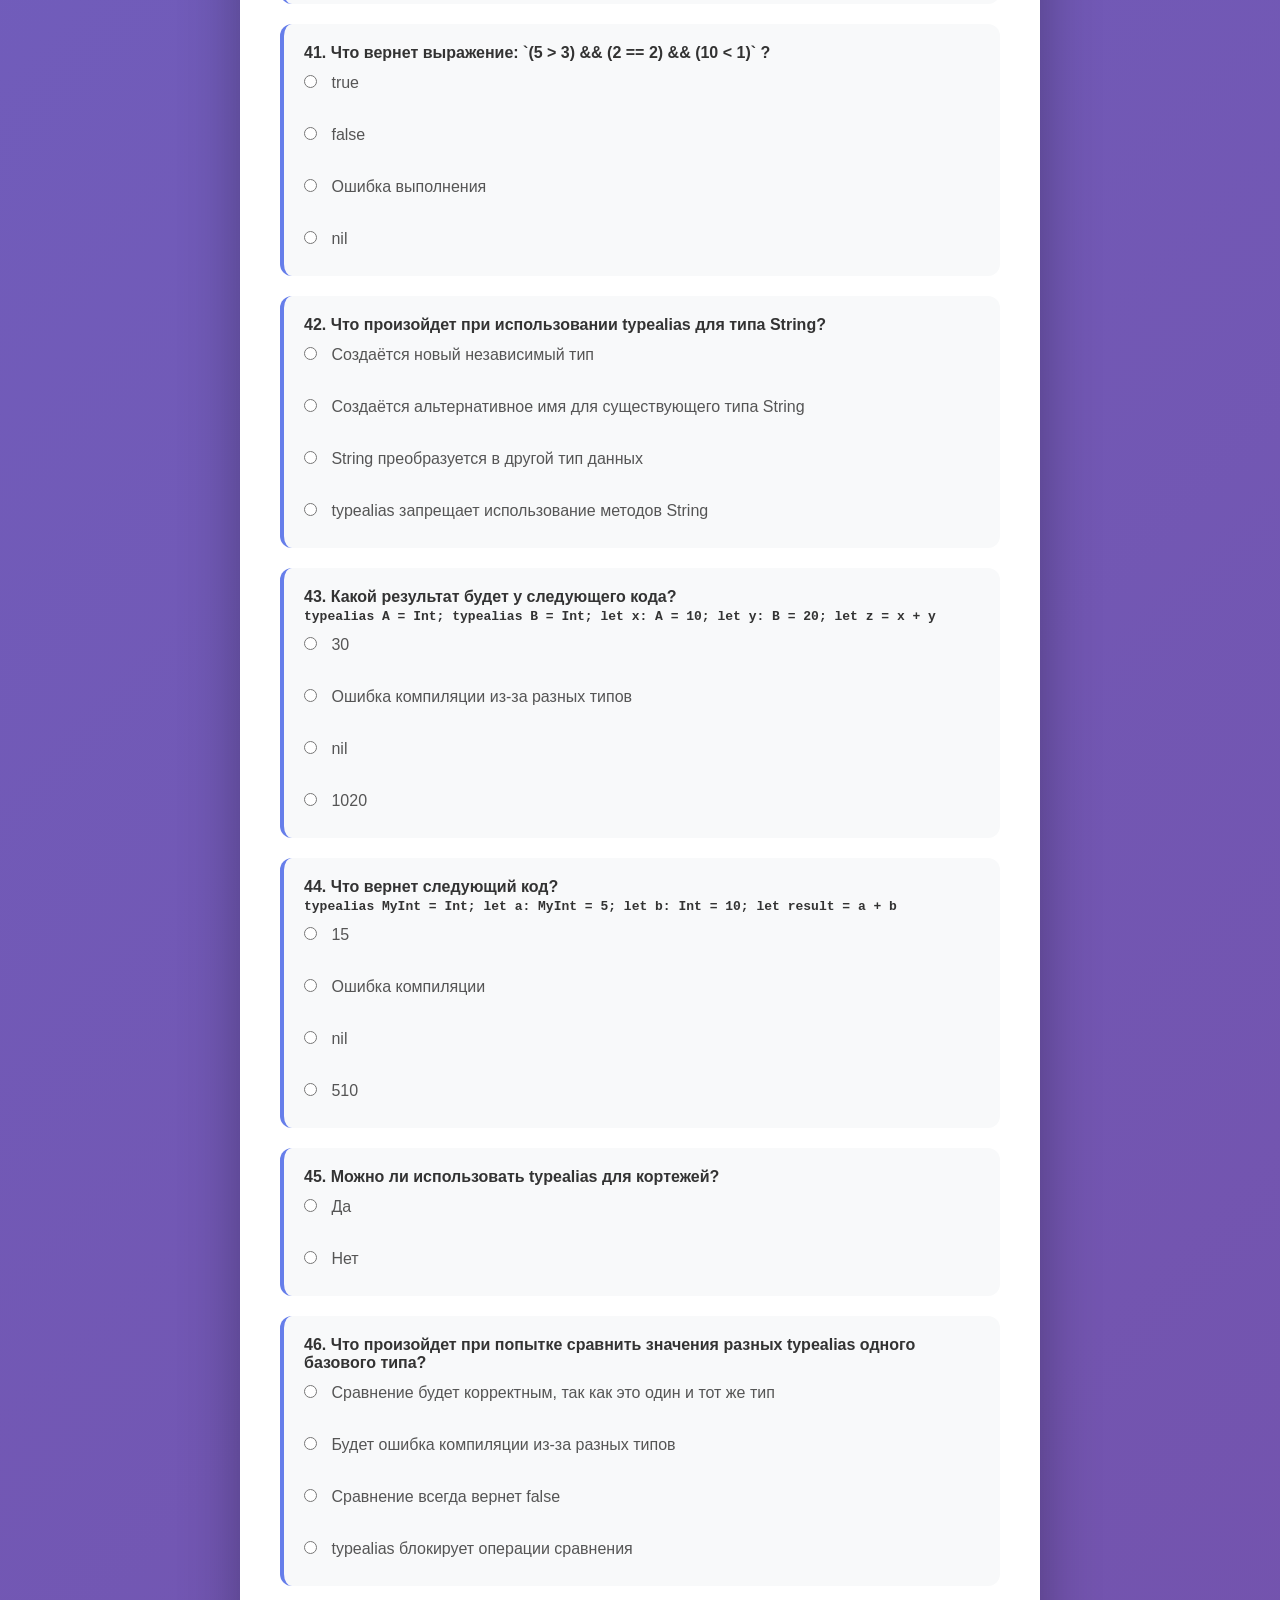
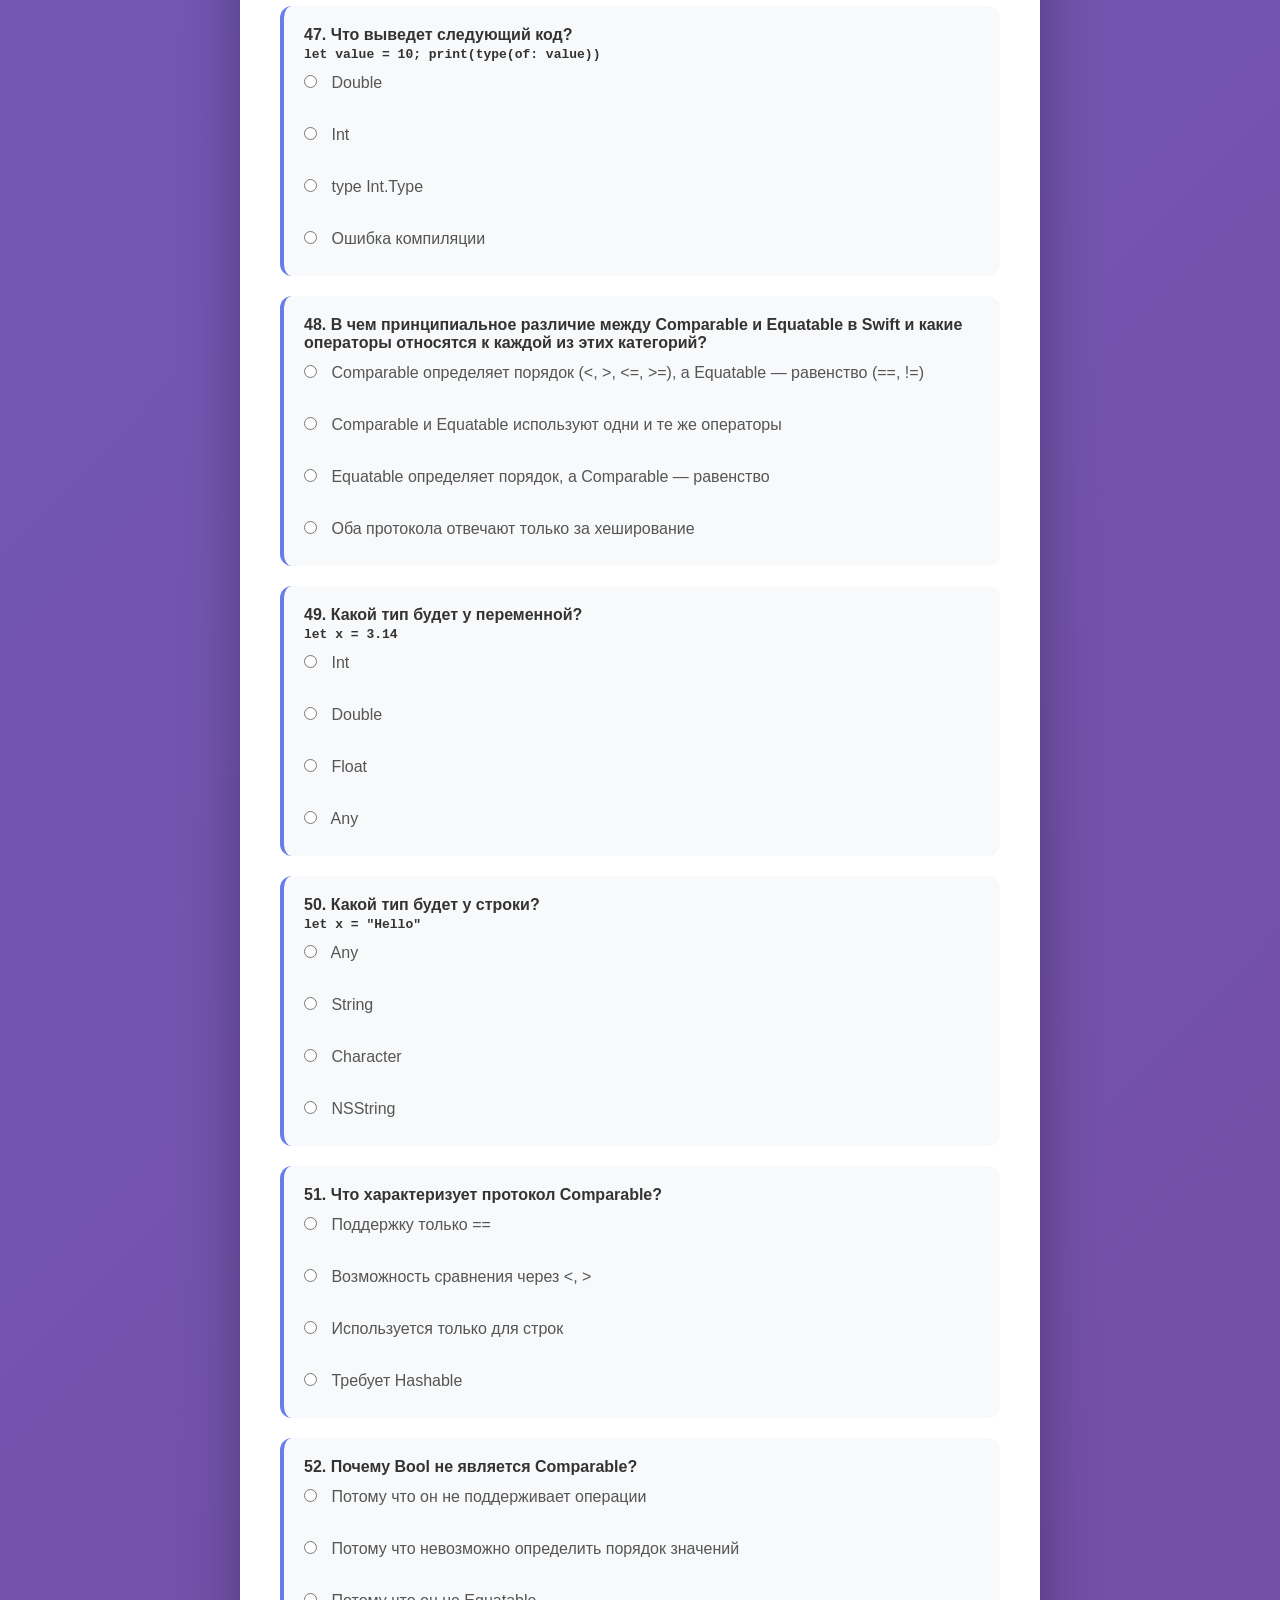
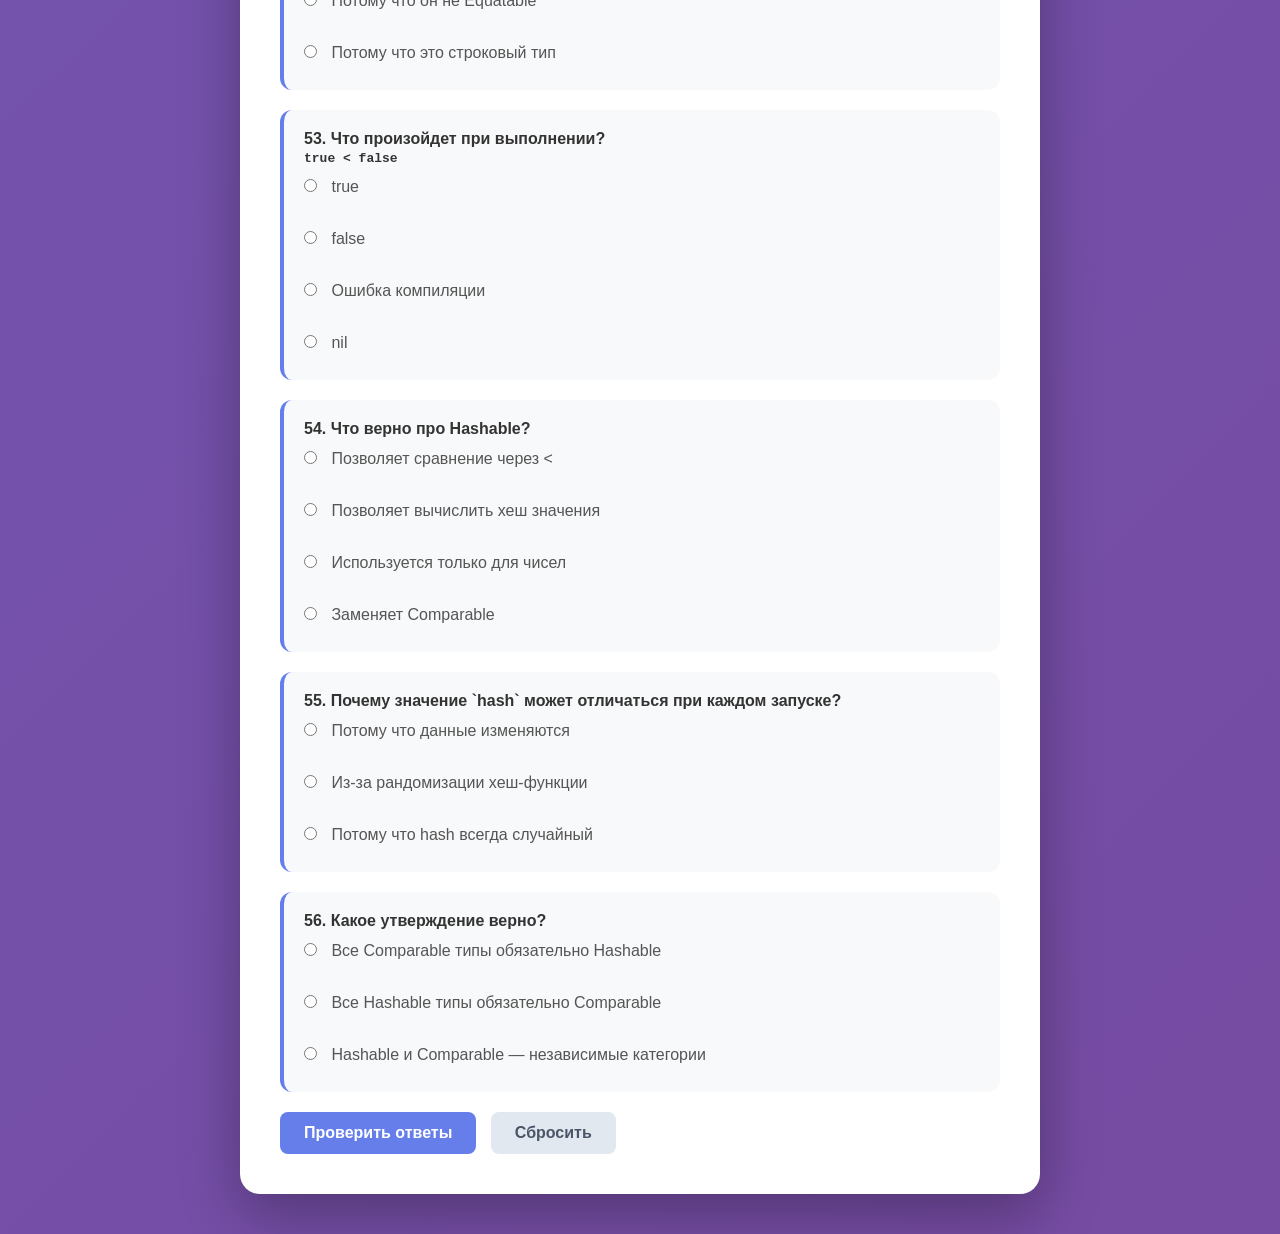
<file: swift/part-01/chapter-02/quiz/index.html>
<!DOCTYPE html>
<html lang="ru">
<head>
    <meta charset="UTF-8">
    <meta name="viewport" content="width=device-width, initial-scale=1.0">
    <title>Тест: Swift. Глава 1</title>
    <link rel="stylesheet" href="style.css">
</head>
<body>
    <div class="container">
        <h1>Тест 1.2</h1>
        <p class="subtitle">Глава 2. Фундаментальные типы данных</p>
        
        <form id="quizForm">
            <!-- Вопрос 1 -->
            <div class="question">
                <p><strong>1. Что такое тип данных?</strong></p>
                <label><input type="radio" name="q1" value="0"> Набор инструкций для решения задачи</label><br>
                <label><input type="radio" name="q1" value="1"> Множество возможных значений и операций с этими значениями</label><br>
                <label><input type="radio" name="q1" value="0"> Именованная область памяти</label><br>
                <label><input type="radio" name="q1" value="0"> Способ вывода информации на экран</label>
            </div>

            <!-- Вопрос 2 -->
            <div class="question">
                <p><strong>2. Какие из перечисленных типов являются предустановленными в Swift?</strong></p>
                <label><input type="radio" name="q2" value="1"> Int, String, Bool, Array</label><br>
                <label><input type="radio" name="q2" value="0"> Int, String, UIView, Bool</label><br>
                <label><input type="radio" name="q2" value="0"> Double, Float, UILabel, Dictionary</label><br>
                <label><input type="radio" name="q2" value="0"> String, Data, URL, Array</label>
            </div>

            <!-- Вопрос 3 -->
            <div class="question">
                <p><strong>3. Что такое Swift Standard Library?</strong></p>
                <label><input type="radio" name="q3" value="0"> Библиотека для доступа к системным API и работе с ОС</label><br>
                <label><input type="radio" name="q3" value="1"> Набор базовых типов и функций, встроенных в язык Swift</label><br>
                <label><input type="radio" name="q3" value="0"> Библиотека, подключаемая через 'import Foundation'</label><br>
                <label><input type="radio" name="q3" value="0"> Фреймворк для создания пользовательского интерфейса</label>
            </div>

            <!-- Вопрос 4 -->
            <div class="question">
                <p><strong>4. Что произойдет в следующем коде?</strong></p>
                <p><code>let text = "Hello"</code></p>
                <label><input type="radio" name="q4" value="1"> Тип константы будет определен автоматически как String</label><br>
                <label><input type="radio" name="q4" value="0"> Возникнет ошибка, так как тип не указан</label><br>
                <label><input type="radio" name="q4" value="0"> Тип будет 'Any'</label>
            </div>

            <!-- Вопрос 5 -->
            <div class="question">
                <p><strong>5. Что произойдет при выполнении кода?</strong></p>
                <p><code>var name: String = "Alex"<br>name = 10</code></p>
                <label><input type="radio" name="q5" value="0"> Значение будет преобразовано в строку</label><br>
                <label><input type="radio" name="q5" value="1"> Возникнет ошибка из-за несоответствия типа</label><br>
                <label><input type="radio" name="q5" value="0"> Переменная изменит тип на Int</label><br>
            </div>

            <!-- Вопрос 6 -->
            <div class="question">
                <p><strong>6. Какое утверждение верно для типов данных в Swift?</strong></p>
                <label><input type="radio" name="q6" value="0"> Тип переменной можно изменить после объявления</label><br>
                <label><input type="radio" name="q6" value="1"> Тип переменной фиксируется при объявлении и не может изменяться</label><br>
                <label><input type="radio" name="q6" value="0"> Тип указывается только для констант</label><br>
                <label><input type="radio" name="q6" value="0"> Тип можно не указывать и не определять</label>
            </div>

            <!-- Вопрос 7 -->
            <div class="question">
                <p><strong>7. Что произойдет при выполнении кода?</strong></p>
                <p><code>var str: String<br>print(str)</code></p>
                <label><input type="radio" name="q7" value="0"> Будет выведена пустая строка</label><br>
                <label><input type="radio" name="q7" value="0"> Swift автоматически присвоит значение по умолчанию</label><br>
                <label><input type="radio" name="q7" value="0"> Значение будет nil</label><br>
                <label><input type="radio" name="q7" value="1"> Возникнет ошибка, так как переменная не инициализирована</label>
            </div>

            <!-- Вопрос 8 -->
            <div class="question">
                <p><strong>8. Какой код выполнится без ошибки?</strong></p>
                <label><input type="radio" name="q8" value="1"> var str: String; str = "Hi"; print(str)</label><br>
                <label><input type="radio" name="q8" value="0"> var str: String; print(str)</label><br>
                <label><input type="radio" name="q8" value="0"> let str: String; str = "Hi"</label><br>
                <label><input type="radio" name="q8" value="0"> var str; str = "Hi"</label>
            </div>

            <!-- Вопрос 9 -->
            <div class="question">
                <p><strong>9. Какое утверждение наиболее точно описывает целочисленные типы данных в Swift?</strong></p>
                <label><input type="radio" name="q9" value="0"> Это типы, которые используются только для хранения положительных чисел</label><br>
                <label><input type="radio" name="q9" value="1"> Это типы данных, предназначенные для хранения целых чисел без дробной части, которые делятся на знаковые и беззнаковые</label><br>
                <label><input type="radio" name="q9" value="0"> Это типы данных, которые всегда автоматически преобразуются друг в друга при операциях</label><br>
                <label><input type="radio" name="q9" value="0"> Это типы данных, используемые только для работы с текстом</label>
            </div>

            <!-- Вопрос 10 -->
            <div class="question">
                <p><strong>10. В чем ключевое отличие знаковых и беззнаковых целочисленных типов?</strong></p>
                <label><input type="radio" name="q10" value="1"> Знаковые типы могут хранить отрицательные значения, а беззнаковые — только ноль и положительные</label><br>
                <label><input type="radio" name="q10" value="0"> Беззнаковые типы могут хранить отрицательные значения, а знаковые — нет</label><br>
                <label><input type="radio" name="q10" value="0"> Оба типа различаются только размером памяти</label><br>
                <label><input type="radio" name="q10" value="0"> Знаковые типы используются только для дробных чисел</label>
            </div>

            <!-- Вопрос 11 -->
            <div class="question">
                <p><strong>11. Что такое числовой литерал в Swift?</strong></p>
                <label><input type="radio" name="q11" value="0"> Переменная, хранящая числовое значение</label><br>
                <label><input type="radio" name="q11" value="1"> Фиксированная запись числа в коде, которая может включать знак "+" или "-"</label><br>
                <label><input type="radio" name="q11" value="0"> Функция для вычисления чисел во время выполнения</label><br>
                <label><input type="radio" name="q11" value="0"> Тип данных для хранения целых чисел</label>
            </div>

            <!-- Вопрос 12 -->
            <div class="question">
                <p><strong>12. Почему Swift требует явного приведения типов при операциях между разными числовыми типами?</strong></p>
                <label><input type="radio" name="q12" value="1"> Из-за строгой типизации, которая запрещает неявное преобразование между разными типами данных</label><br>
                <label><input type="radio" name="q12" value="0"> Чтобы ускорить выполнение программы</label><br>
                <label><input type="radio" name="q12" value="0"> Потому что все числовые типы автоматически являются строками</label><br>
                <label><input type="radio" name="q12" value="0"> Чтобы ограничить использование чисел только целыми значениями</label>
            </div>

            <!-- Вопрос 13 -->
            <div class="question">
                <p><strong>13. Какие формулы правильно описывают диапазоны значений целочисленных типов в Swift?</strong></p>
                <p>Выберите корректные формулы для знаковых и беззнаковых типов.</p>

                <label><input type="radio" name="q13" value="0"> Знаковые: от 0 до 2ⁿ - 1; Беззнаковые: от -2ⁿ⁻¹ до 2ⁿ⁻¹ - 1</label><br>
                <label><input type="radio" name="q13" value="1"> Знаковые: от -2ⁿ⁻¹ до 2ⁿ⁻¹ - 1; Беззнаковые: от 0 до 2ⁿ - 1</label><br>
                <label><input type="radio" name="q13" value="0"> Знаковые: от -2ⁿ до 2ⁿ; Беззнаковые: от 0 до 2ⁿ⁻¹</label><br>
                <label><input type="radio" name="q13" value="0"> Знаковые: от -2ⁿ⁻¹ до 2ⁿ⁻¹; Беззнаковые: от 1 до 2ⁿ</label>
            </div>

            <!-- Вопрос 14 -->
            <div class="question">
                <p><strong>14. Что произойдет, если результат операции выходит за пределы допустимого диапазона целочисленного типа?</strong></p>
                <label><input type="radio" name="q14" value="1"> В большинстве случаев произойдет ошибка времени выполнения (runtime error)</label><br>
                <label><input type="radio" name="q14" value="0"> Значение автоматически обрежется до допустимого диапазона</label><br>
                <label><input type="radio" name="q14" value="0"> Тип переменной автоматически изменится на более широкий</label><br>
                <label><input type="radio" name="q14" value="0"> Ошибка не возникает и результат всегда корректен</label>
            </div>

            <!-- Вопрос 15 -->
            <div class="question">
                <p><strong>15. Что в Swift понимается под объектом?</strong></p>
                <label><input type="radio" name="q15" value="1"> Сущность, объединяющая данные (свойства) и поведение (методы)</label><br>
                <label><input type="radio" name="q15" value="0"> Только переменная, хранящая значение</label><br>
                <label><input type="radio" name="q15" value="0"> Только функция, выполняющая вычисления</label><br>
                <label><input type="radio" name="q15" value="0"> Специальный тип данных для хранения чисел</label>
            </div>

            <!-- Вопрос 16 -->
            <div class="question">
                <p><strong>16. Что такое свойства объекта?</strong></p>
                <label><input type="radio" name="q16" value="1"> Данные, описывающие состояние объекта</label><br>
                <label><input type="radio" name="q16" value="0"> Функции, выполняющие действия</label><br>
                <label><input type="radio" name="q16" value="0"> Переменные, не связанные с объектами</label><br>
                <label><input type="radio" name="q16" value="0"> Операторы языка Swift</label>
            </div>

            <!-- Вопрос 17 -->
            <div class="question">
                <p><strong>17. Что такое методы объекта?</strong></p>
                <label><input type="radio" name="q17" value="0"> Свойства объекта, хранящие данные</label><br>
                <label><input type="radio" name="q17" value="0"> Типы данных для хранения чисел</label><br>
                <label><input type="radio" name="q17" value="1"> Функции, определяющие поведение объекта и работающие в его контексте</label>
            </div>

            <!-- Вопрос 18 -->
            <div class="question">
                <p><strong>18. Как называется способ доступа к свойствам и методам объекта в Swift?</strong></p>
                <label><input type="radio" name="q18" value="0"> Индексация</label><br>
                <label><input type="radio" name="q18" value="1"> Точечная нотация</label><br>
                <label><input type="radio" name="q18" value="0"> Декларация</label>
            </div>

            <!-- Вопрос 19 -->
            <div class="question">
                <p><strong>19. Что означает выражение ProductMachine.dispense("chocolate")?</strong></p>
                <label><input type="radio" name="q19" value="0"> Создание нового объекта</label><br>
                <label><input type="radio" name="q19" value="0"> Доступ к свойству объекта</label><br>
                <label><input type="radio" name="q19" value="1"> Вызов метода объекта с передачей аргумента</label>
            </div>

            <!-- Вопрос 20 -->
            <div class="question">
                <p><strong>20. Что означает наличие свойств min и max у числовых типов в Swift?</strong></p>
                <label><input type="radio" name="q20" value="1"> Возможность получить минимальное и максимальное значение, которое может хранить данный тип</label><br>
                <label><input type="radio" name="q20" value="0"> Это пользовательские переменные, объявляемые вручную</label><br>
                <label><input type="radio" name="q20" value="0"> Это методы для выполнения арифметических операций</label><br>
                <label><input type="radio" name="q20" value="0"> Это типы данных для хранения строк</label>
            </div>

            <!-- Вопрос 21 -->
            <div class="question">
                <p><strong>21. Что такое числа с плавающей точкой?</strong></p>
                <label><input type="radio" name="q21" value="1"> Числа, содержащие дробную часть и представляемые в памяти с помощью типов `Float` и `Double`</label><br>
                <label><input type="radio" name="q21" value="0"> Только целые числа без дробной части</label><br>
                <label><input type="radio" name="q21" value="0"> Числа, используемые только для индексов массивов</label><br>
                <label><input type="radio" name="q21" value="0"> Текстовые значения, содержащие цифры</label>
            </div>

            <!-- Вопрос 22 -->
            <div class="question">
                <p><strong>22. Какие типы данных используются для хранения чисел с плавающей точкой в Swift?</strong></p>
                <label><input type="radio" name="q22" value="0"> Bool и Float</label><br>
                <label><input type="radio" name="q22" value="0"> Int и UInt</label><br>
                <label><input type="radio" name="q22" value="0"> String и Character</label><br>
                <label><input type="radio" name="q22" value="1"> Float и Double</label>
            </div>

            <!-- Вопрос 23 -->
            <div class="question">
                <p><strong>23. В чем основное различие между Float и Double?</strong></p>
                <label><input type="radio" name="q23" value="1"> Float — 32-битный тип с меньшей точностью, Double — 64-битный тип с большей точностью</label><br>
                <label><input type="radio" name="q23" value="0"> Float хранит только целые числа, Double — дробные</label><br>
                <label><input type="radio" name="q23" value="0"> Float всегда точнее Double</label><br>
                <label><input type="radio" name="q23" value="0"> Double используется только для отрицательных чисел</label>
            </div>

            <!-- Вопрос 24 -->
            <div class="question">
                <p><strong>24. Сколько примерно знаков в дробной части может хранить тип Float?</strong></p>
                <label><input type="radio" name="q24" value="0"> До 2 знаков</label><br>
                <label><input type="radio" name="q24" value="1"> До 6 знаков</label><br>
                <label><input type="radio" name="q24" value="0"> До 10 знаков</label><br>
                <label><input type="radio" name="q24" value="0"> До 15 знаков</label>
            </div>

            <!-- Вопрос 25 -->
            <div class="question">
                <p><strong>25. Сколько примерно знаков в дробной части может хранить тип Double?</strong></p>
                <label><input type="radio" name="q25" value="0"> До 6 знаков</label><br>
                <label><input type="radio" name="q25" value="0"> До 12 знаков</label><br>
                <label><input type="radio" name="q25" value="1"> До 15 знаков</label><br>
                <label><input type="radio" name="q25" value="0"> До 16 знаков</label>
            </div>

            <!-- Вопрос 26 -->
            <div class="question">
                <p><strong>26. Какой тип данных Swift выберет по умолчанию для дробного литерала?</strong></p>
                <label><input type="radio" name="q26" value="0"> Float</label><br>
                <label><input type="radio" name="q26" value="0"> Int</label><br>
                <label><input type="radio" name="q26" value="1"> Double</label>
            </div>

            <!-- Вопрос 27 -->
            <div class="question">
                <p><strong>27. Какое утверждение наиболее точно описывает правила выполнения арифметических операций в Swift?</strong></p>
                <label><input type="radio" name="q27" value="1"> Арифметические операции выполняются только между значениями одного типа, а тип результата совпадает с типом операндов</label><br>
                <label><input type="radio" name="q27" value="0"> Арифметические операции автоматически приводят типы к наиболее подходящему</label><br>
                <label><input type="radio" name="q27" value="0"> Операции можно выполнять между любыми типами без ограничений</label><br>
                <label><input type="radio" name="q27" value="0"> Тип результата всегда преобразуется в Double</label>
            </div>

            <!-- Вопрос 28 -->
            <div class="question">
                <p><strong>28. Какое значение содержит переменная `result`?</strong></p>
                <p><code>let a = 10; let b = 4; let result = a / b</code></p>
                <label><input type="radio" name="q28" value="0"> 2.5</label><br>
                <label><input type="radio" name="q28" value="0"> 2.0</label><br>
                <label><input type="radio" name="q28" value="1"> 2</label><br>
                <label><input type="radio" name="q28" value="0"> Ошибка выполнения</label>
            </div>

            <!-- Вопрос 29 -->
            <div class="question">
                <p><strong>29. Какой результат вернёт выражение?</strong></p>
                <p><code>let result = 17 % 5</code></p>
                <label><input type="radio" name="q29" value="1"> 2</label><br>
                <label><input type="radio" name="q29" value="0"> 3</label><br>
                <label><input type="radio" name="q29" value="0"> 5</label><br>
                <label><input type="radio" name="q29" value="0"> 0</label>
            </div>

            <!-- Вопрос 30 -->
            <div class="question">
                <p><strong>30. Как получить остаток от деления для чисел типа Float или Double?</strong></p>
                <label><input type="radio" name="q30" value="0"> С помощью метода remainder(dividingBy:)</label><br>
                <label><input type="radio" name="q30" value="0"> С помощью оператора %</label><br>
                <label><input type="radio" name="q30" value="1"> С помощью метода truncatingRemainder(dividingBy:)</label><br>
                <label><input type="radio" name="q30" value="0"> Остаток для Float и Double получить нельзя</label>
            </div>

            <!-- Вопрос 31 -->
            <div class="question">
                <p><strong>31. Что делает метод isMultiple(of:)?</strong></p>
                <label><input type="radio" name="q31" value="1"> Проверяет, является ли число кратным указанному значению</label><br>
                <label><input type="radio" name="q31" value="0"> Находит остаток от деления</label><br>
                <label><input type="radio" name="q31" value="0"> Делит число и округляет результат</label><br>
                <label><input type="radio" name="q31" value="0"> Проверяет, является ли число положительным</label>
            </div>

            <!-- Вопрос 32 -->
            <div class="question">
                <p><strong>32. Что произойдёт при выполнении кода?</strong></p>
                <p><code>let a = 10; let b = 3.5; let result = a + b</code></p>
                <label><input type="radio" name="q32" value="1"> Ошибка компиляции из-за разных типов данных</label><br>
                <label><input type="radio" name="q32" value="0"> Результат будет автоматически приведён к Double</label><br>
                <label><input type="radio" name="q32" value="0"> Результат будет приведён к Int</label><br>
                <label><input type="radio" name="q32" value="0"> Код выполнится без ошибок и вернёт Int</label>
            </div>

            <!-- Вопрос 33 -->
            <div class="question">
                <p><strong>33. Какой результат будет у следующего кода?</strong></p>
                <p><code>let a = 3; let b = 3.13; let result = a * Int(b)</code></p>
                <label><input type="radio" name="q33" value="0"> 10</label><br>
                <label><input type="radio" name="q33" value="0"> 9.39</label><br>
                <label><input type="radio" name="q33" value="1"> 9</label><br>
                <label><input type="radio" name="q33" value="0"> Ошибка компиляции</label>
            </div>

            <!-- Вопрос 34 -->
            <div class="question">
                <p><strong>34. Какой тип данных рекомендуется использовать для финансовых расчётов?</strong></p>
                <label><input type="radio" name="q34" value="0"> Double</label><br>
                <label><input type="radio" name="q34" value="0"> Float</label><br>
                <label><input type="radio" name="q34" value="0"> Int</label><br>
                <label><input type="radio" name="q34" value="1"> Decimal</label>
            </div>

            <!-- Вопрос 35 -->
            <div class="question">
                <p><strong>35. Что такое Foundation в Swift?</strong></p>
                <label><input type="radio" name="q35" value="1"> Базовый фреймворк, предоставляющий дополнительные типы данных и инструменты</label><br>
                <label><input type="radio" name="q35" value="0"> Часть стандартной библиотеки Swift, отвечающая только за арифметические операции</label><br>
                <label><input type="radio" name="q35" value="0"> Встроенный модуль для управления памятью</label><br>
                <label><input type="radio" name="q35" value="0"> Компилятор языка Swift</label>
            </div>

            <!-- Вопрос 36 -->
            <div class="question">
                <p><strong>36. Что такое строковый тип данных?</strong></p>
                <label><input type="radio" name="q36" value="1"> Тип данных для хранения и работы с текстом</label><br>
                <label><input type="radio" name="q36" value="0"> Тип данных для хранения и работы с файлами</label>
            </div>

            <!-- Вопрос 37 -->
            <div class="question">
                <p><strong>37. Какой тип данных в Swift используется для хранения одного символа?</strong></p>
                <label><input type="radio" name="q37" value="0"> Char</label><br>
                <label><input type="radio" name="q37" value="0"> String</label><br>
                <label><input type="radio" name="q37" value="0"> Int</label><br>
                <label><input type="radio" name="q37" value="1"> Character</label>
            </div>

            <!-- Вопрос 38 -->
            <div class="question">
                <p><strong>38. Что будет результатом выражения: `true && false || true` ?</strong></p>
                <label><input type="radio" name="q38" value="0"> false</label><br>
                <label><input type="radio" name="q38" value="1"> true</label><br>
                <label><input type="radio" name="q38" value="0"> Ошибка компиляции</label><br>
                <label><input type="radio" name="q38" value="0"> nil</label>
            </div>

            <!-- Вопрос 39 -->
            <div class="question">
                <p><strong>39. Какой результат выражения: `(false || true) && false` ?</strong></p>
                <label><input type="radio" name="q39" value="0"> true</label><br>
                <label><input type="radio" name="q39" value="0"> Ошибка выполнения</label><br>
                <label><input type="radio" name="q39" value="1"> false</label><br>
                <label><input type="radio" name="q39" value="0"> nil</label>
            </div>

            <!-- Вопрос 40 -->
            <div class="question">
                <p><strong>40. Чему будет равно выражение: `!(true && false) || (false && true)` ?</strong></p>
                <label><input type="radio" name="q40" value="0"> false</label><br>
                <label><input type="radio" name="q40" value="0"> Ошибка компиляции</label><br>
                <label><input type="radio" name="q40" value="1"> true</label><br>
                <label><input type="radio" name="q40" value="0"> nil</label>
            </div>

            <!-- Вопрос 41 -->
            <div class="question">
                <p><strong>41. Что вернет выражение: `(5 > 3) && (2 == 2) && (10 < 1)` ?</strong></p>
                <label><input type="radio" name="q41" value="0"> true</label><br>
                <label><input type="radio" name="q41" value="1"> false</label><br>
                <label><input type="radio" name="q41" value="0"> Ошибка выполнения</label><br>
                <label><input type="radio" name="q41" value="0"> nil</label>
            </div>

            <!-- Вопрос 42 -->
            <div class="question">
                <p><strong>42. Что произойдет при использовании typealias для типа String?</strong></p>
                <label><input type="radio" name="q42" value="0"> Создаётся новый независимый тип</label><br>
                <label><input type="radio" name="q42" value="1"> Создаётся альтернативное имя для существующего типа String</label><br>
                <label><input type="radio" name="q42" value="0"> String преобразуется в другой тип данных</label><br>
                <label><input type="radio" name="q42" value="0"> typealias запрещает использование методов String</label>
            </div>

            <!-- Вопрос 43 -->
            <div class="question">
                <p><strong>43. Какой результат будет у следующего кода?</strong><br>
                <code>typealias A = Int; typealias B = Int; let x: A = 10; let y: B = 20; let z = x + y</code></p>
                <label><input type="radio" name="q43" value="1"> 30</label><br>
                <label><input type="radio" name="q43" value="0"> Ошибка компиляции из-за разных типов</label><br>
                <label><input type="radio" name="q43" value="0"> nil</label><br>
                <label><input type="radio" name="q43" value="0"> 1020</label>
            </div>

            <!-- Вопрос 44 -->
            <div class="question">
                <p><strong>44. Что вернет следующий код?</strong><br>
                <code>typealias MyInt = Int; let a: MyInt = 5; let b: Int = 10; let result = a + b</code></p>
                <label><input type="radio" name="q44" value="1"> 15</label><br>
                <label><input type="radio" name="q44" value="0"> Ошибка компиляции</label><br>
                <label><input type="radio" name="q44" value="0"> nil</label><br>
                <label><input type="radio" name="q44" value="0"> 510</label>
            </div>

            <!-- Вопрос 45 -->
            <div class="question">
                <p><strong>45. Можно ли использовать typealias для кортежей?</strong></p>
                <label><input type="radio" name="q45" value="1"> Да</label><br>
                <label><input type="radio" name="q45" value="0"> Нет</label>
            </div>

            <!-- Вопрос 46 -->
            <div class="question">
                <p><strong>46. Что произойдет при попытке сравнить значения разных typealias одного базового типа?</strong></p>
                <label><input type="radio" name="q46" value="1"> Сравнение будет корректным, так как это один и тот же тип</label><br>
                <label><input type="radio" name="q46" value="0"> Будет ошибка компиляции из-за разных типов</label><br>
                <label><input type="radio" name="q46" value="0"> Сравнение всегда вернет false</label><br>
                <label><input type="radio" name="q46" value="0"> typealias блокирует операции сравнения</label>
            </div>

            <!-- Вопрос 47 -->
            <div class="question">
                <p><strong>47. Что выведет следующий код?</strong><br>
                <code>let value = 10; print(type(of: value))</code></p>
                <label><input type="radio" name="q47" value="0"> Double</label><br>
                <label><input type="radio" name="q47" value="1"> Int</label><br>
                <label><input type="radio" name="q47" value="0"> type Int.Type</label><br>
                <label><input type="radio" name="q47" value="0"> Ошибка компиляции</label>
            </div>

            <!-- Вопрос 48 -->
            <div class="question">
                <p><strong>48. В чем принципиальное различие между Comparable и Equatable в Swift и какие операторы относятся к каждой из этих категорий?</strong></p>

                <label><input type="radio" name="q48" value="1"> Comparable определяет порядок (&lt;, &gt;, &lt;=, &gt;=), а Equatable — равенство (==, !=)</label><br>
                <label><input type="radio" name="q48" value="0"> Comparable и Equatable используют одни и те же операторы</label><br>
                <label><input type="radio" name="q48" value="0"> Equatable определяет порядок, а Comparable — равенство</label><br>
                <label><input type="radio" name="q48" value="0"> Оба протокола отвечают только за хеширование</label>
            </div>

            <!-- Вопрос 49 -->
            <div class="question">
                <p><strong>49. Какой тип будет у переменной?</strong><br>
                <code>let x = 3.14</code></p>
                <label><input type="radio" name="q49" value="0"> Int</label><br>
                <label><input type="radio" name="q49" value="1"> Double</label><br>
                <label><input type="radio" name="q49" value="0"> Float</label><br>
                <label><input type="radio" name="q49" value="0"> Any</label>
            </div>

            <!-- Вопрос 50 -->
            <div class="question">
                <p><strong>50. Какой тип будет у строки?</strong><br>
                <code>let x = "Hello"</code></p>
                <label><input type="radio" name="q50" value="0"> Any</label><br>
                <label><input type="radio" name="q50" value="1"> String</label><br>
                <label><input type="radio" name="q50" value="0"> Character</label><br>
                <label><input type="radio" name="q50" value="0"> NSString</label>
            </div>

            <!-- Вопрос 51 -->
            <div class="question">
                <p><strong>51. Что характеризует протокол Comparable?</strong></p>
                <label><input type="radio" name="q51" value="0"> Поддержку только ==</label><br>
                <label><input type="radio" name="q51" value="1"> Возможность сравнения через &lt;, &gt;</label><br>
                <label><input type="radio" name="q51" value="0"> Используется только для строк</label><br>
                <label><input type="radio" name="q51" value="0"> Требует Hashable</label>
            </div>

            <!-- Вопрос 52 -->
            <div class="question">
                <p><strong>52. Почему Bool не является Comparable?</strong></p>
                <label><input type="radio" name="q52" value="0"> Потому что он не поддерживает операции</label><br>
                <label><input type="radio" name="q52" value="1"> Потому что невозможно определить порядок значений</label><br>
                <label><input type="radio" name="q52" value="0"> Потому что он не Equatable</label><br>
                <label><input type="radio" name="q52" value="0"> Потому что это строковый тип</label>
            </div>

            <!-- Вопрос 53 -->
            <div class="question">
                <p><strong>53. Что произойдет при выполнении?</strong><br>
                <code>true &lt; false</code></p>
                <label><input type="radio" name="q53" value="0"> true</label><br>
                <label><input type="radio" name="q53" value="0"> false</label><br>
                <label><input type="radio" name="q53" value="1"> Ошибка компиляции</label><br>
                <label><input type="radio" name="q53" value="0"> nil</label>
            </div>

            <!-- Вопрос 54 -->
            <div class="question">
                <p><strong>54. Что верно про Hashable?</strong></p>
                <label><input type="radio" name="q54" value="0"> Позволяет сравнение через &lt;</label><br>
                <label><input type="radio" name="q54" value="1"> Позволяет вычислить хеш значения</label><br>
                <label><input type="radio" name="q54" value="0"> Используется только для чисел</label><br>
                <label><input type="radio" name="q54" value="0"> Заменяет Comparable</label>
            </div>

            <!-- Вопрос 55 -->
            <div class="question">
                <p><strong>55. Почему значение `hash` может отличаться при каждом запуске?</strong></p>
                <label><input type="radio" name="q55" value="0"> Потому что данные изменяются</label><br>
                <label><input type="radio" name="q55" value="1"> Из-за рандомизации хеш-функции</label><br>
                <label><input type="radio" name="q55" value="0"> Потому что hash всегда случайный</label>
            </div>

            <!-- Вопрос 56 -->
            <div class="question">
                <p><strong>56. Какое утверждение верно?</strong></p>
                <label><input type="radio" name="q56" value="0"> Все Comparable типы обязательно Hashable</label><br>
                <label><input type="radio" name="q56" value="0"> Все Hashable типы обязательно Comparable</label><br>
                <label><input type="radio" name="q56" value="1"> Hashable и Comparable — независимые категории</label>
            </div>

            <button type="button" class="btn" onclick="checkAnswers()">Проверить ответы</button>
            <button type="reset" class="btn reset" onclick="clearResult()">Сбросить</button>
        </form>
        
        <div id="result"></div>
    </div>
    
    <script src="script.js"></script>
</body>
</html>
</file>
<file: swift/part-01/chapter-01/quiz/style.css>
* {
    margin: 0;
    padding: 0;
    box-sizing: border-box;
}

body {
    font-family: -apple-system, BlinkMacSystemFont, 'Segoe UI', Roboto, Helvetica, Arial, sans-serif;
    background: linear-gradient(135deg, #667eea 0%, #764ba2 100%);
    min-height: 100vh;
    padding: 40px 20px;
}

.container {
    max-width: 800px;
    margin: 0 auto;
    background: white;
    border-radius: 20px;
    padding: 40px;
    box-shadow: 0 20px 60px rgba(0,0,0,0.3);
}

h1 {
    color: #333;
    margin-bottom: 10px;
    font-size: 28px;
}

.subtitle {
    color: #666;
    margin-bottom: 30px;
    padding-bottom: 20px;
    border-bottom: 2px solid #667eea;
}

.question {
    background: #f8f9fa;
    padding: 20px;
    margin-bottom: 20px;
    border-radius: 12px;
    border-left: 4px solid #667eea;
}

.question p {
    font-weight: 600;
    margin-bottom: 12px;
    color: #333;
}

.question pre {
    background: #2d2d2d;
    color: #f8f8f2;
    padding: 10px;
    border-radius: 8px;
    margin: 10px 0;
    font-family: 'SF Mono', Monaco, monospace;
    font-size: 14px;
}

.question label {
    display: block;
    margin: 8px 0;
    cursor: pointer;
    color: #555;
}

.question input[type="radio"] {
    margin-right: 10px;
    cursor: pointer;
}

.btn {
    background: #667eea;
    color: white;
    border: none;
    padding: 12px 24px;
    font-size: 16px;
    font-weight: 600;
    border-radius: 8px;
    cursor: pointer;
    margin-right: 10px;
    transition: background 0.3s;
}

.btn:hover {
    background: #5a67d8;
}

.btn.reset {
    background: #e2e8f0;
    color: #4a5568;
}

.btn.reset:hover {
    background: #cbd5e0;
}

#result {
    margin-top: 30px;
    padding: 20px;
    border-radius: 12px;
    font-size: 18px;
    font-weight: 600;
    text-align: center;
    display: none;
}

.result-success {
    background: #c6f6d5;
    color: #22543d;
    border: 1px solid #9ae6b4;
}

.result-fail {
    background: #fed7d7;
    color: #742a2a;
    border: 1px solid #fc8181;
}

@media (max-width: 600px) {
    .container {
        padding: 20px;
    }
    
    h1 {
        font-size: 22px;
    }
    
    .btn {
        width: 100%;
        margin-bottom: 10px;
    }
}
</file>
<file: swift/part-01/chapter-02/quiz/style.css>
* {
    margin: 0;
    padding: 0;
    box-sizing: border-box;
}

body {
    font-family: -apple-system, BlinkMacSystemFont, 'Segoe UI', Roboto, Helvetica, Arial, sans-serif;
    background: linear-gradient(135deg, #667eea 0%, #764ba2 100%);
    min-height: 100vh;
    padding: 40px 20px;
}

.container {
    max-width: 800px;
    margin: 0 auto;
    background: white;
    border-radius: 20px;
    padding: 40px;
    box-shadow: 0 20px 60px rgba(0,0,0,0.3);
}

h1 {
    color: #333;
    margin-bottom: 10px;
    font-size: 28px;
}

.subtitle {
    color: #666;
    margin-bottom: 30px;
    padding-bottom: 20px;
    border-bottom: 2px solid #667eea;
}

.question {
    background: #f8f9fa;
    padding: 20px;
    margin-bottom: 20px;
    border-radius: 12px;
    border-left: 4px solid #667eea;
}

.question p {
    font-weight: 600;
    margin-bottom: 12px;
    color: #333;
}

.question pre {
    background: #2d2d2d;
    color: #f8f8f2;
    padding: 10px;
    border-radius: 8px;
    margin: 10px 0;
    font-family: 'SF Mono', Monaco, monospace;
    font-size: 14px;
}

.question label {
    display: block;
    margin: 8px 0;
    cursor: pointer;
    color: #555;
}

.question input[type="radio"] {
    margin-right: 10px;
    cursor: pointer;
}

.btn {
    background: #667eea;
    color: white;
    border: none;
    padding: 12px 24px;
    font-size: 16px;
    font-weight: 600;
    border-radius: 8px;
    cursor: pointer;
    margin-right: 10px;
    transition: background 0.3s;
}

.btn:hover {
    background: #5a67d8;
}

.btn.reset {
    background: #e2e8f0;
    color: #4a5568;
}

.btn.reset:hover {
    background: #cbd5e0;
}

#result {
    margin-top: 30px;
    padding: 20px;
    border-radius: 12px;
    font-size: 18px;
    font-weight: 600;
    text-align: center;
    display: none;
}

.result-success {
    background: #c6f6d5;
    color: #22543d;
    border: 1px solid #9ae6b4;
}

.result-fail {
    background: #fed7d7;
    color: #742a2a;
    border: 1px solid #fc8181;
}

@media (max-width: 600px) {
    .container {
        padding: 20px;
    }
    
    h1 {
        font-size: 22px;
    }
    
    .btn {
        width: 100%;
        margin-bottom: 10px;
    }
}
</file>
